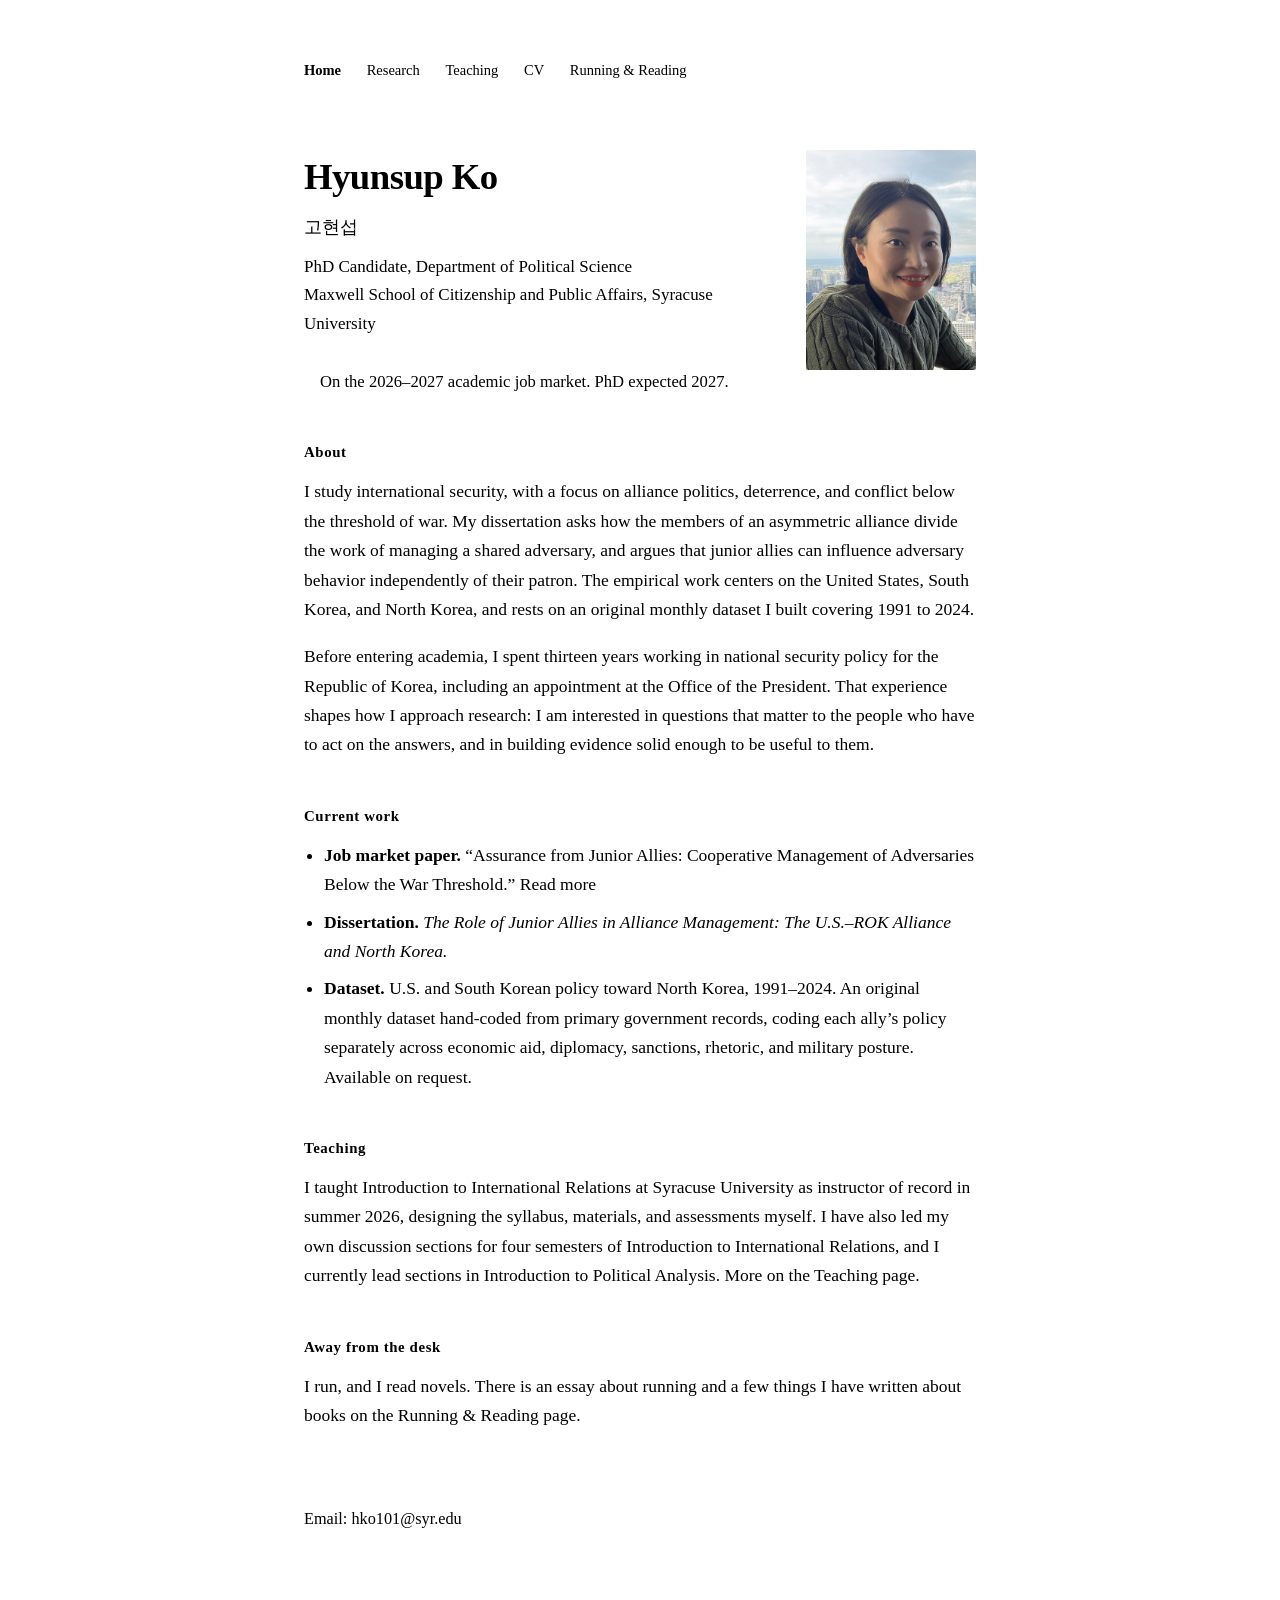
<file: index.html>
<!DOCTYPE html>
<html lang="en">
<head>
<meta charset="utf-8">
<meta name="viewport" content="width=device-width, initial-scale=1">
<title>Hyunsup Ko</title>
<meta name="description" content="Hyunsup Ko, PhD candidate in Political Science at Syracuse University. International security, alliance politics, deterrence, and the Korean Peninsula.">
<link rel="stylesheet" href="style.css">
</head>
<body>

<nav>
  <a href="index.html" class="current">Home</a>
  <a href="research.html">Research</a>
  <a href="teaching.html">Teaching</a>
  <a href="cv.html">CV</a>
  <a href="reading.html">Running &amp; Reading</a>
</nav>

<img class="portrait" src="headshot.jpg" alt="Hyunsup Ko">

<h1>Hyunsup Ko</h1>
<p class="korean-name">고현섭</p>
<p class="affiliation">
  PhD Candidate, Department of Political Science<br>
  Maxwell School of Citizenship and Public Affairs, Syracuse University
</p>

<p class="market">On the 2026&ndash;2027 academic job market. PhD expected 2027.</p>

<h2>About</h2>

<p>
  I study international security, with a focus on alliance politics, deterrence, and
  conflict below the threshold of war. My dissertation asks how the members of an
  asymmetric alliance divide the work of managing a shared adversary, and argues that
  junior allies can influence adversary behavior independently of their patron. The
  empirical work centers on the United States, South Korea, and North Korea, and rests
  on an original monthly dataset I built covering 1991 to 2024.
</p>

<p>
  Before entering academia, I spent thirteen years working in national security policy
  for the Republic of Korea, including an appointment at the Office of the President.
  That experience shapes how I approach research: I am interested in questions that
  matter to the people who have to act on the answers, and in building evidence solid
  enough to be useful to them.
</p>

<h2>Current work</h2>

<ul>
  <li><strong>Job market paper.</strong> &ldquo;Assurance from Junior Allies:
      Cooperative Management of Adversaries Below the War Threshold.&rdquo;
      <a href="research.html">Read more</a></li>
  <li><strong>Dissertation.</strong> <em>The Role of Junior Allies in Alliance
      Management: The U.S.&ndash;ROK Alliance and North Korea.</em></li>
  <li><strong>Dataset.</strong> U.S. and South Korean policy toward North Korea,
      1991&ndash;2024. An original monthly dataset hand-coded from primary government
      records, coding each ally&rsquo;s policy separately across economic aid,
      diplomacy, sanctions, rhetoric, and military posture. Available on request.</li>
</ul>

<h2>Teaching</h2>

<p>
  I taught Introduction to International Relations at Syracuse University as instructor
  of record in summer 2026, designing the syllabus, materials, and assessments myself.
  I have also led my own discussion sections for four semesters of Introduction to
  International Relations, and I currently lead sections in Introduction to Political
  Analysis. More on the <a href="teaching.html">Teaching</a> page.
</p>

<h2>Away from the desk</h2>

<p>
  I run, and I read novels. There is an essay about running and a few things I have
  written about books on the <a href="reading.html">Running &amp; Reading</a> page.
</p>

<footer>
  <p>Email: <a href="mailto:hko101@syr.edu">hko101@syr.edu</a></p>
</footer>

</body>
</html>
</file>
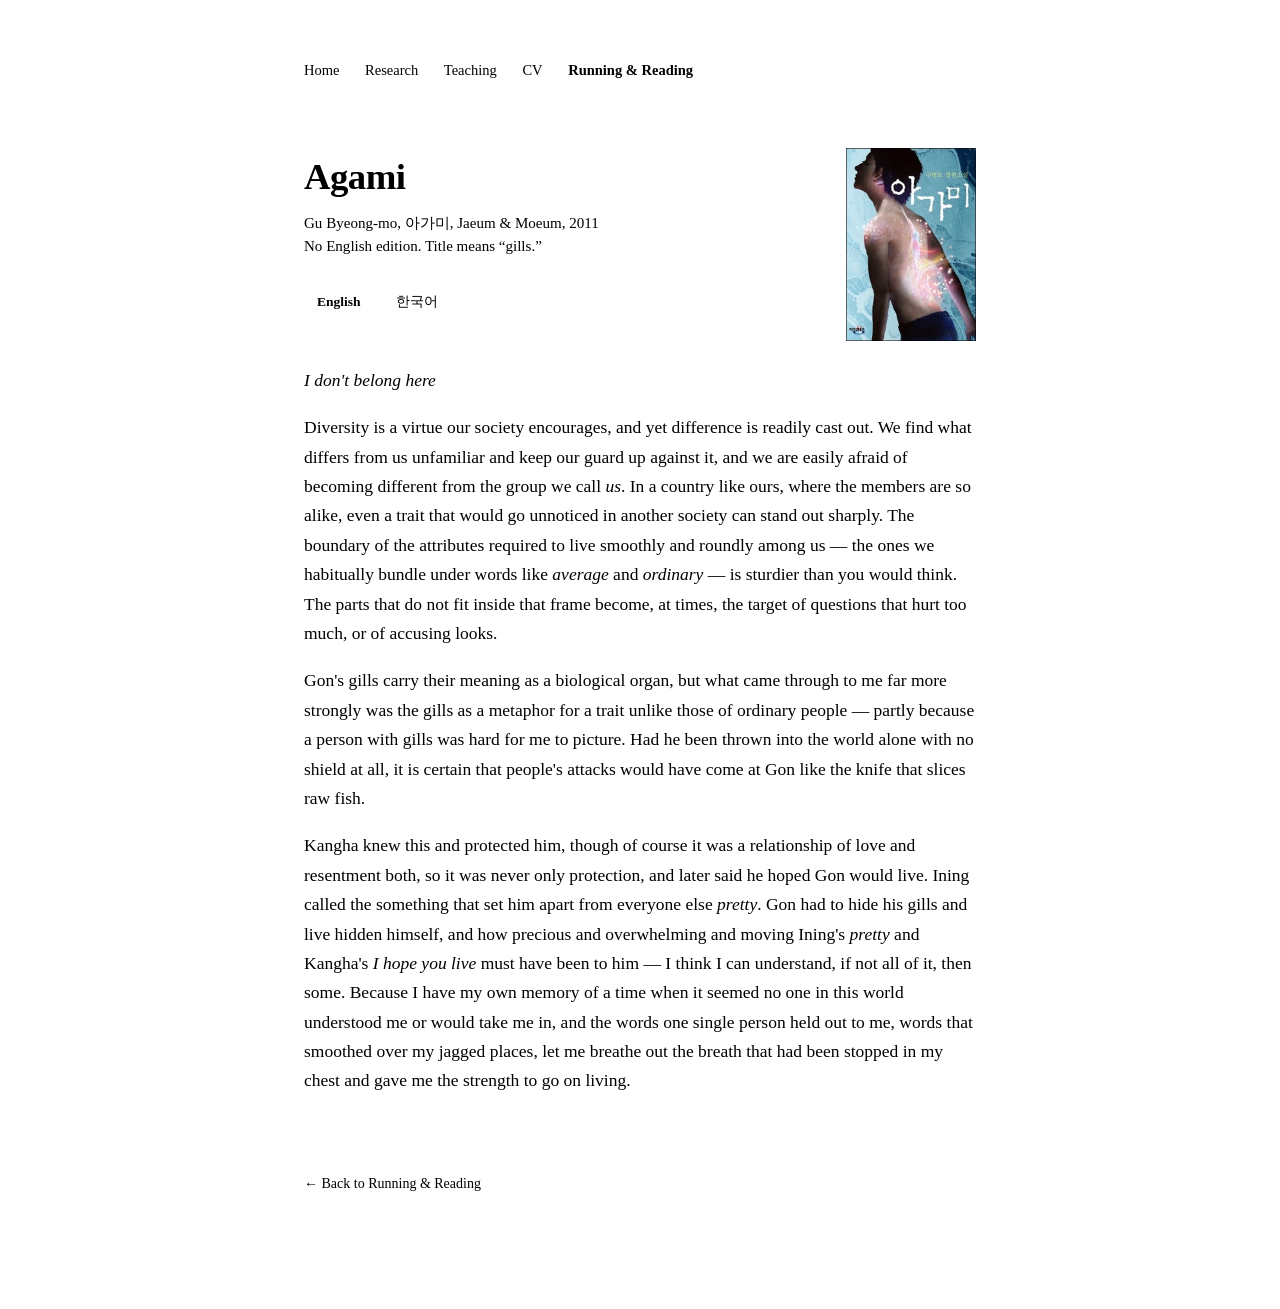
<file: agami.html>
<!DOCTYPE html>
<html lang="en">
<head>
<meta charset="utf-8">
<meta name="viewport" content="width=device-width, initial-scale=1">
<title>Agami — Hyunsup Ko</title>
<link rel="stylesheet" href="style.css">
</head>
<body>

<nav>
  <a href="index.html">Home</a>
  <a href="research.html">Research</a>
  <a href="teaching.html">Teaching</a>
  <a href="cv.html">CV</a>
  <a href="reading.html" class="current">Running &amp; Reading</a>
</nav>

<img class="cover" src="agami.jpg" alt="Cover of Agami">

<div class="review-head">
  <h1>Agami</h1>
  <p class="book">Gu Byeong-mo, 아가미, Jaeum &amp; Moeum, 2011<br>
  No English edition. Title means &ldquo;gills.&rdquo;</p>
</div>

<p class="langswitch">
  <button type="button" data-lang="en" aria-pressed="true">English</button>
  <button type="button" data-lang="ko" aria-pressed="false">한국어</button>
</p>

<div id="en" lang="en">

<p><em>I don't belong here</em></p>

<p>Diversity is a virtue our society encourages, and yet difference is readily cast out. We find what differs from us unfamiliar and keep our guard up against it, and we are easily afraid of becoming different from the group we call <em>us</em>. In a country like ours, where the members are so alike, even a trait that would go unnoticed in another society can stand out sharply. The boundary of the attributes required to live smoothly and roundly among us — the ones we habitually bundle under words like <em>average</em> and <em>ordinary</em> — is sturdier than you would think. The parts that do not fit inside that frame become, at times, the target of questions that hurt too much, or of accusing looks.</p>

<p>Gon's gills carry their meaning as a biological organ, but what came through to me far more strongly was the gills as a metaphor for a trait unlike those of ordinary people — partly because a person with gills was hard for me to picture. Had he been thrown into the world alone with no shield at all, it is certain that people's attacks would have come at Gon like the knife that slices raw fish.</p>

<p>Kangha knew this and protected him, though of course it was a relationship of love and resentment both, so it was never only protection, and later said he hoped Gon would live. Ining called the something that set him apart from everyone else <em>pretty</em>. Gon had to hide his gills and live hidden himself, and how precious and overwhelming and moving Ining's <em>pretty</em> and Kangha's <em>I hope you live</em> must have been to him — I think I can understand, if not all of it, then some. Because I have my own memory of a time when it seemed no one in this world understood me or would take me in, and the words one single person held out to me, words that smoothed over my jagged places, let me breathe out the breath that had been stopped in my chest and gave me the strength to go on living.</p>

</div>

<div id="ko" lang="ko" class="hidden">

<p>아가미: I don't belong here</p>

<p>다양성은 사회에서 장려되는 덕목임에도 불구하고 다름은 곧잘 배척당한다. 나와 다른 것을 낯설어하고 경계하며, 나 또한 ‘우리’라는 무리와 달라지게 되는 것을 두려워하기 쉽다. 특히나 구성원의 동질성이 높은 우리나라에서는 다른 사회에서라면 눈에 띄지 않을 법한 특성마저도 유난히 도드라지기도 한다. ‘평균’, ‘보통’ 이라는 단어로 곧잘 묶여서 표현하는, 우리 사회에서 무리없이 둥글둥글하게 살아가기 위한 속성의 경계는 생각보다 견고하다. 이 ‘평균’의 틀에 들어맞지 않는 부분들은, 때로 너무 아픈 질문이나 비난의 눈초리의 표적이 되곤 한다.</p>

<p>곤의 아가미는 생물학적 기관으로서의 의미도 있겠지만, 내게는 ‘보통 사람들’과는 다른 특성의 메타포로 더 크게 다가왔다. (아가미가 있는 사람을 상상하기가 어려웠기 때문이기도 하고) 아무런 보호막 없이 세상에 덩그러니 던져졌다면, 곤에게는 생선회를 뜨는 회칼과도 같은 사람들의 공격이 가해졌을 것이 분명하다.</p>

<p>그것을 알고 보호해줬던(물론 애증의 관계였으니 마냥 보호만 해준 것은 아니었지만), 나중에는 곤이 꼭 살아줬으면 한다는 소회를 밝힌 강하. 남들과 다른 그 무언가를 ‘예쁘다’고 말해줬던 이녕. 아가미를 숨기고, 몰래 숨어서 살아야만 했던 곤에게 이녕의 ‘예쁘다’는 말과 강하의 ‘살아줬으면 한다’는 말이 얼마나 소중하고 감격스럽고 뭉클하게 다가왔었을지 전부는 아니라고 해도, 어느 정도는 이해할 수 있을 것 같다. 이 세상에서 누구에게도 이해받지 못하고 받아들여지지 못하는 것만 같았을 때, 단 한 사람이 건네준 내 모난 곳을 어루만져주는 단어들 덕분에 꽉 막힌 숨을 토해내고 다시 살아갈 기운을 얻었던 기억이 있으니까.</p>

</div>

<p class="backlink"><a href="reading.html">&larr; Back to Running &amp; Reading</a></p>

<script>
  var buttons = document.querySelectorAll('.langswitch button');
  for (var i = 0; i < buttons.length; i++) {
    buttons[i].addEventListener('click', function () {
      var lang = this.getAttribute('data-lang');
      document.getElementById('en').classList.toggle('hidden', lang !== 'en');
      document.getElementById('ko').classList.toggle('hidden', lang !== 'ko');
      for (var j = 0; j < buttons.length; j++) {
        buttons[j].setAttribute('aria-pressed', buttons[j] === this ? 'true' : 'false');
      }
    });
  }
</script>

</body>
</html>
</file>
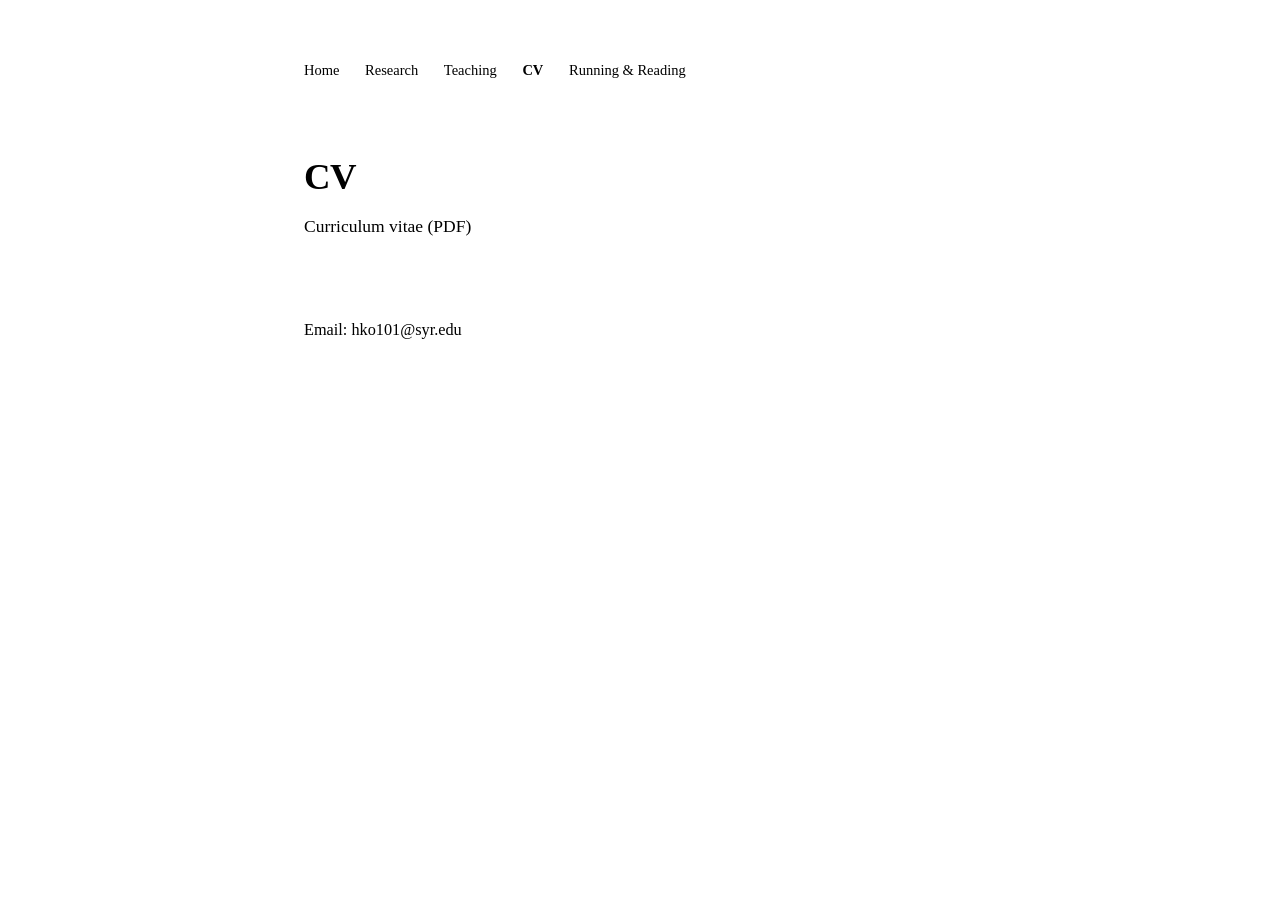
<file: cv.html>
<!DOCTYPE html>
<html lang="en">
<head>
<meta charset="utf-8">
<meta name="viewport" content="width=device-width, initial-scale=1">
<title>CV — Hyunsup Ko</title>
<link rel="stylesheet" href="style.css">
</head>
<body>

<nav>
  <a href="index.html">Home</a>
  <a href="research.html">Research</a>
  <a href="teaching.html">Teaching</a>
  <a href="cv.html" class="current">CV</a>
  <a href="reading.html">Running &amp; Reading</a>
</nav>

<h1>CV</h1>

<p><a href="cv_ko.pdf">Curriculum vitae</a> (PDF)</p>

<footer>
  <p>Email: <a href="mailto:hko101@syr.edu">hko101@syr.edu</a></p>
</footer>

</body>
</html>
</file>
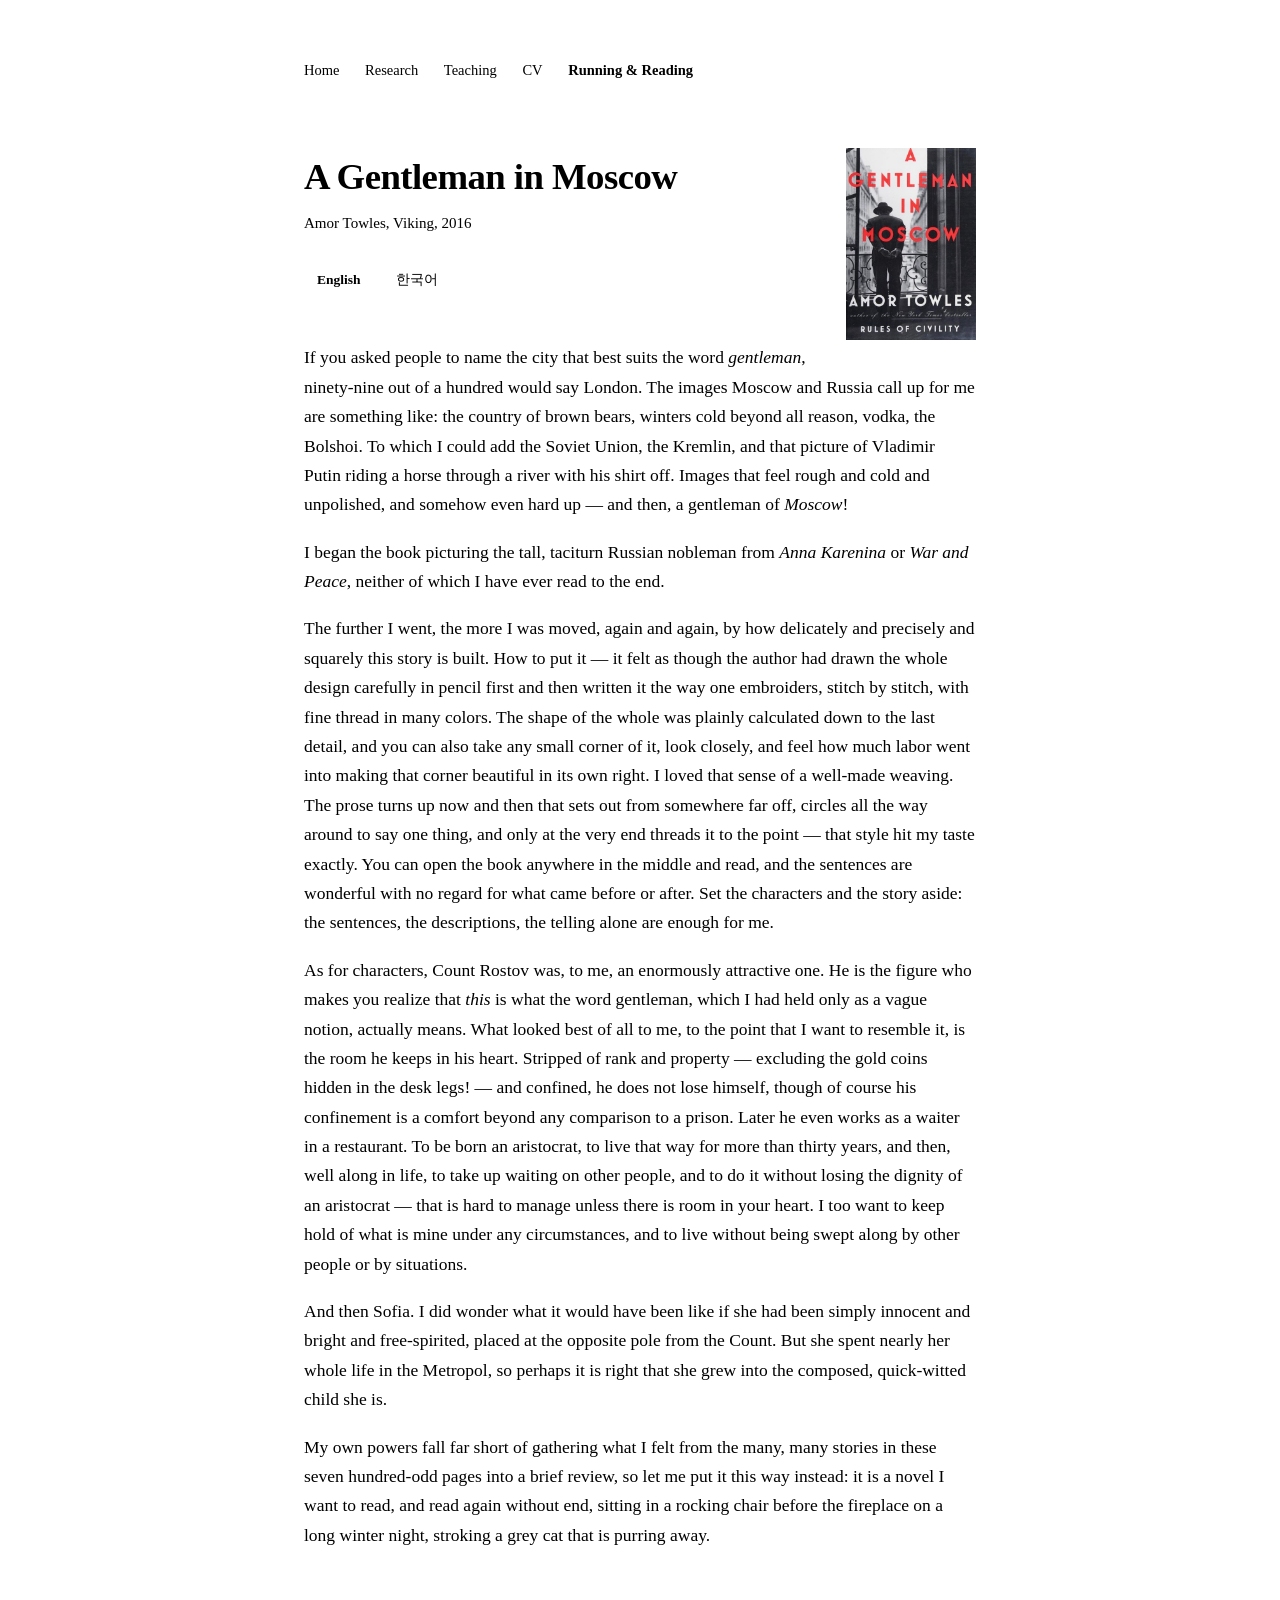
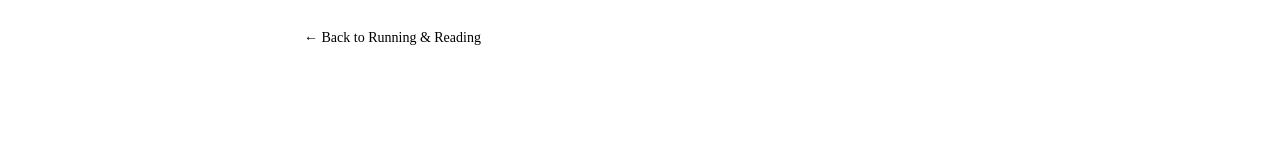
<file: gentleman-in-moscow.html>
<!DOCTYPE html>
<html lang="en">
<head>
<meta charset="utf-8">
<meta name="viewport" content="width=device-width, initial-scale=1">
<title>A Gentleman in Moscow — Hyunsup Ko</title>
<link rel="stylesheet" href="style.css">
</head>
<body>

<nav>
  <a href="index.html">Home</a>
  <a href="research.html">Research</a>
  <a href="teaching.html">Teaching</a>
  <a href="cv.html">CV</a>
  <a href="reading.html" class="current">Running &amp; Reading</a>
</nav>

<img class="cover" src="gentleman-in-moscow.jpg" alt="Cover of A Gentleman in Moscow">

<div class="review-head">
  <h1>A Gentleman in Moscow</h1>
  <p class="book">Amor Towles, Viking, 2016</p>
</div>

<p class="langswitch">
  <button type="button" data-lang="en" aria-pressed="true">English</button>
  <button type="button" data-lang="ko" aria-pressed="false">한국어</button>
</p>

<div id="en" lang="en">

<p>If you asked people to name the city that best suits the word <em>gentleman</em>, ninety-nine out of a hundred would say London. The images Moscow and Russia call up for me are something like: the country of brown bears, winters cold beyond all reason, vodka, the Bolshoi. To which I could add the Soviet Union, the Kremlin, and that picture of Vladimir Putin riding a horse through a river with his shirt off. Images that feel rough and cold and unpolished, and somehow even hard up — and then, a gentleman of <em>Moscow</em>!</p>

<p>I began the book picturing the tall, taciturn Russian nobleman from <em>Anna Karenina</em> or <em>War and Peace</em>, neither of which I have ever read to the end.</p>

<p>The further I went, the more I was moved, again and again, by how delicately and precisely and squarely this story is built. How to put it — it felt as though the author had drawn the whole design carefully in pencil first and then written it the way one embroiders, stitch by stitch, with fine thread in many colors. The shape of the whole was plainly calculated down to the last detail, and you can also take any small corner of it, look closely, and feel how much labor went into making that corner beautiful in its own right. I loved that sense of a well-made weaving. The prose turns up now and then that sets out from somewhere far off, circles all the way around to say one thing, and only at the very end threads it to the point — that style hit my taste exactly. You can open the book anywhere in the middle and read, and the sentences are wonderful with no regard for what came before or after. Set the characters and the story aside: the sentences, the descriptions, the telling alone are enough for me.</p>

<p>As for characters, Count Rostov was, to me, an enormously attractive one. He is the figure who makes you realize that <em>this</em> is what the word gentleman, which I had held only as a vague notion, actually means. What looked best of all to me, to the point that I want to resemble it, is the room he keeps in his heart. Stripped of rank and property — excluding the gold coins hidden in the desk legs! — and confined, he does not lose himself, though of course his confinement is a comfort beyond any comparison to a prison. Later he even works as a waiter in a restaurant. To be born an aristocrat, to live that way for more than thirty years, and then, well along in life, to take up waiting on other people, and to do it without losing the dignity of an aristocrat — that is hard to manage unless there is room in your heart. I too want to keep hold of what is mine under any circumstances, and to live without being swept along by other people or by situations.</p>

<p>And then Sofia. I did wonder what it would have been like if she had been simply innocent and bright and free-spirited, placed at the opposite pole from the Count. But she spent nearly her whole life in the Metropol, so perhaps it is right that she grew into the composed, quick-witted child she is.</p>

<p>My own powers fall far short of gathering what I felt from the many, many stories in these seven hundred-odd pages into a brief review, so let me put it this way instead: it is a novel I want to read, and read again without end, sitting in a rocking chair before the fireplace on a long winter night, stroking a grey cat that is purring away.</p>

</div>

<div id="ko" lang="ko" class="hidden">

<p>신사라는 단어에 가장 어울리는 도시를 꼽으라면 백에 아흔아홉은 런던을 고르지 않을까. 모스크바와 러시아가 내게 불러일으키는 심상은 ‘불곰국’, ‘무진장 추운 겨울’, ‘보드카’, ‘볼쇼이 발레단’ 정도? 거기에 ‘소련’, ‘크렘린’, ‘블라디미르 푸틴이 상의 탈의하고 강물에서 말타는 이미지’까지 추가할 수 있겠다. 뭔가 거칠고 춥고 투박하고 어딘지 모르게 궁핍하다는 느낌까지 주는 이미지들인데, ‘모스크바’의 신사라니!</p>

<p>한 번도 끝까지 읽어본 적은 없는 ‘안나 까레리나’ 혹은 ‘전쟁과 평화’ 속의 키크고 무뚝뚝한 러시아 귀족남자의 이미지를 떠올리며 책을 시작했었다.</p>

<p>페이지를 넘겨갈수록 이 이야기가 얼마나 섬세하고 정교하며 반듯하게 짜여져있는지에 감동을 거듭했다. 뭐랄까, 연필로 밑그림을 꼼꼼하게 그려둔 다음에 가느다란 색색 실로 한 땀 한 땀 자수를 놓듯 써내려간 느낌이었다. 전체의 그림도 철저히 계산해둔 것은 물론이거니와 가까이 들여다 본 작은 구석구석만 떼어놓고 봐도 그 자체로 아름답도록 작가가 많은 공을 들였다는 게 느껴졌다. 이렇게 잘 짜여진 직조물 같은 느낌이 너무 좋았다. 이따금씩 등장하는, 한 가지를 말하기 위해 저 멀리서부터 빙- 에둘러와서 마지막에서야 핵심과 꿰어맞추는 문체도 정말 내 취향을 제대로 저격한 느낌. 책 중간에 아무데나 펼쳐서 읽어도, 앞뒤 맥락과 무관하게 문장들이 너무나도 좋다. 캐릭터와 스토리랑은 별개로 그저 문장, 묘사, 서사만으로도 내게는 충분한 책이다.</p>

<p>캐릭터로 말하자면, 우선 로스토프 백작은 내겐 너무나 매력적인 캐릭터였다. 막연한 개념으로 인식하고 있던 ‘신사’라는 단어가 바로 이런 것이었구나 깨닫게 해주는 인물이다. 그 무엇보다도 좋아보여서 내가 닮고 싶기까지 한 부분은 ‘마음의 여유’. 신분과 재산을 몰수(몰래 감추어 둔 책상 다리의 금화는 제외하고!) 당한 채 갇혀서 살면서도(물론 감옥생활에 비할 수 없이 안락한 공간이지만) 자기자신을 잃지 않는다. 나중엔 식당 웨이터로 일하기까지 하는데, 귀족으로 태어나 30년 넘게 살다가 그것도 나이가 한참 들어서 다른 사람 시중을 드는 일을 한다는 것, 그러면서도 ‘귀족’으로서의 품위를 잃지 않는다는 것은 그의 마음에 여유가 있지 않고서는 어려운 일이다. 나도 그 어떤 상황 아래에서도 늘 ‘나다움’을 간직하고, 타인이나 상황에 휩쓸리지 않은 채 살아가고 싶다.</p>

<p>그리고 소피야. 마냥 천진하고 밝으며 자유분방한 캐릭터로 백작의 대척점에 있는 캐릭터였더라면 어땠을까 싶기도 하다. 하지만 거의 모든 생애를 메트로폴 호텔에서 지냈으니 지금과도 같은 차분하고 명민한 아이로 자라나는게 맞겠다 싶기도 하다.</p>

<p>700페이지가 넘는 이 많고도 많은 이야기들로부터 느낀 점들을 간략한 독후감으로 정리하기에는 내 역량이 너무도 부족하지만, 긴긴 겨울밤 벽난로 앞 흔들 의자에 앉아서 고롱고롱 소리를 내는 회색고양이를 쓰다듬으며 한 없이 읽고 또 읽고 싶은 소설, 이라고 정리해본다.</p>

</div>

<p class="backlink"><a href="reading.html">&larr; Back to Running &amp; Reading</a></p>

<script>
  var buttons = document.querySelectorAll('.langswitch button');
  for (var i = 0; i < buttons.length; i++) {
    buttons[i].addEventListener('click', function () {
      var lang = this.getAttribute('data-lang');
      document.getElementById('en').classList.toggle('hidden', lang !== 'en');
      document.getElementById('ko').classList.toggle('hidden', lang !== 'ko');
      for (var j = 0; j < buttons.length; j++) {
        buttons[j].setAttribute('aria-pressed', buttons[j] === this ? 'true' : 'false');
      }
    });
  }
</script>

</body>
</html>
</file>
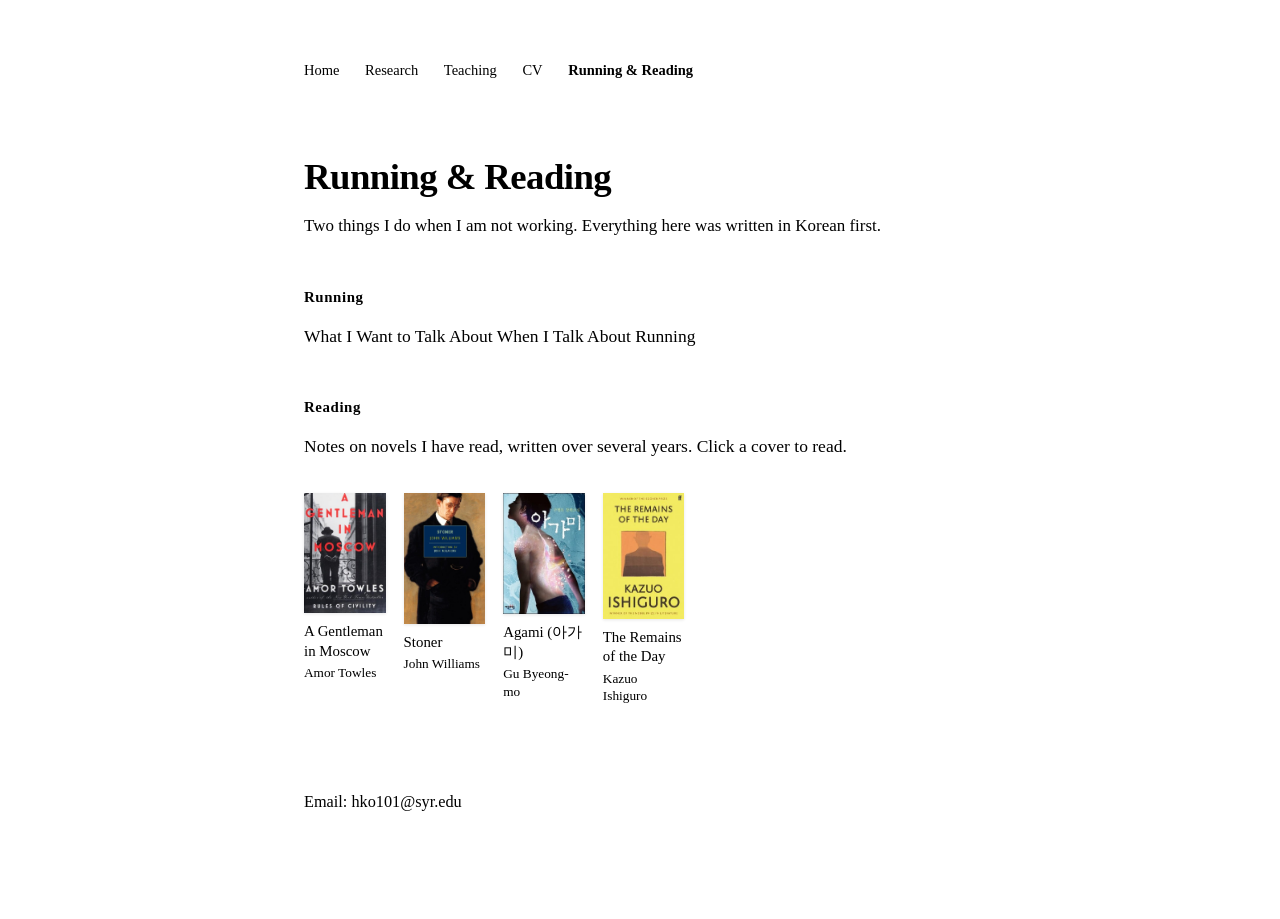
<file: reading.html>
<!DOCTYPE html>
<html lang="en">
<head>
<meta charset="utf-8">
<meta name="viewport" content="width=device-width, initial-scale=1">
<title>Running &amp; Reading — Hyunsup Ko</title>
<link rel="stylesheet" href="style.css">
</head>
<body>

<nav>
  <a href="index.html">Home</a>
  <a href="research.html">Research</a>
  <a href="teaching.html">Teaching</a>
  <a href="cv.html">CV</a>
  <a href="reading.html" class="current">Running &amp; Reading</a>
</nav>

<h1>Running &amp; Reading</h1>

<p class="affiliation">
  Two things I do when I am not working. Everything here was written in Korean first.
</p>

<h2>Running</h2>

<p>
  <a href="running.html">What I Want to Talk About When I Talk About Running</a>
</p>

<h2>Reading</h2>

<p>
  Notes on novels I have read, written over several years. Click a cover to read.
</p>

<ul class="shelf">

  <li>
    <a href="gentleman-in-moscow.html">
      <img src="gentleman-in-moscow.jpg" alt="Cover of A Gentleman in Moscow">
      <span class="title">A Gentleman in Moscow</span>
      <span class="byline">Amor Towles</span>
    </a>
  </li>

  <li>
    <a href="stoner.html">
      <img src="stoner.jpg" alt="Cover of Stoner">
      <span class="title">Stoner</span>
      <span class="byline">John Williams</span>
    </a>
  </li>

  <li>
    <a href="agami.html">
      <img src="agami.jpg" alt="Cover of Agami">
      <span class="title">Agami (아가미)</span>
      <span class="byline">Gu Byeong-mo</span>
    </a>
  </li>

  <li>
    <a href="remains-of-the-day.html">
      <img src="remains-of-the-day.jpg" alt="Cover of The Remains of the Day">
      <span class="title">The Remains of the Day</span>
      <span class="byline">Kazuo Ishiguro</span>
    </a>
  </li>

</ul>

<footer>
  <p>Email: <a href="mailto:hko101@syr.edu">hko101@syr.edu</a></p>
</footer>

</body>
</html>
</file>
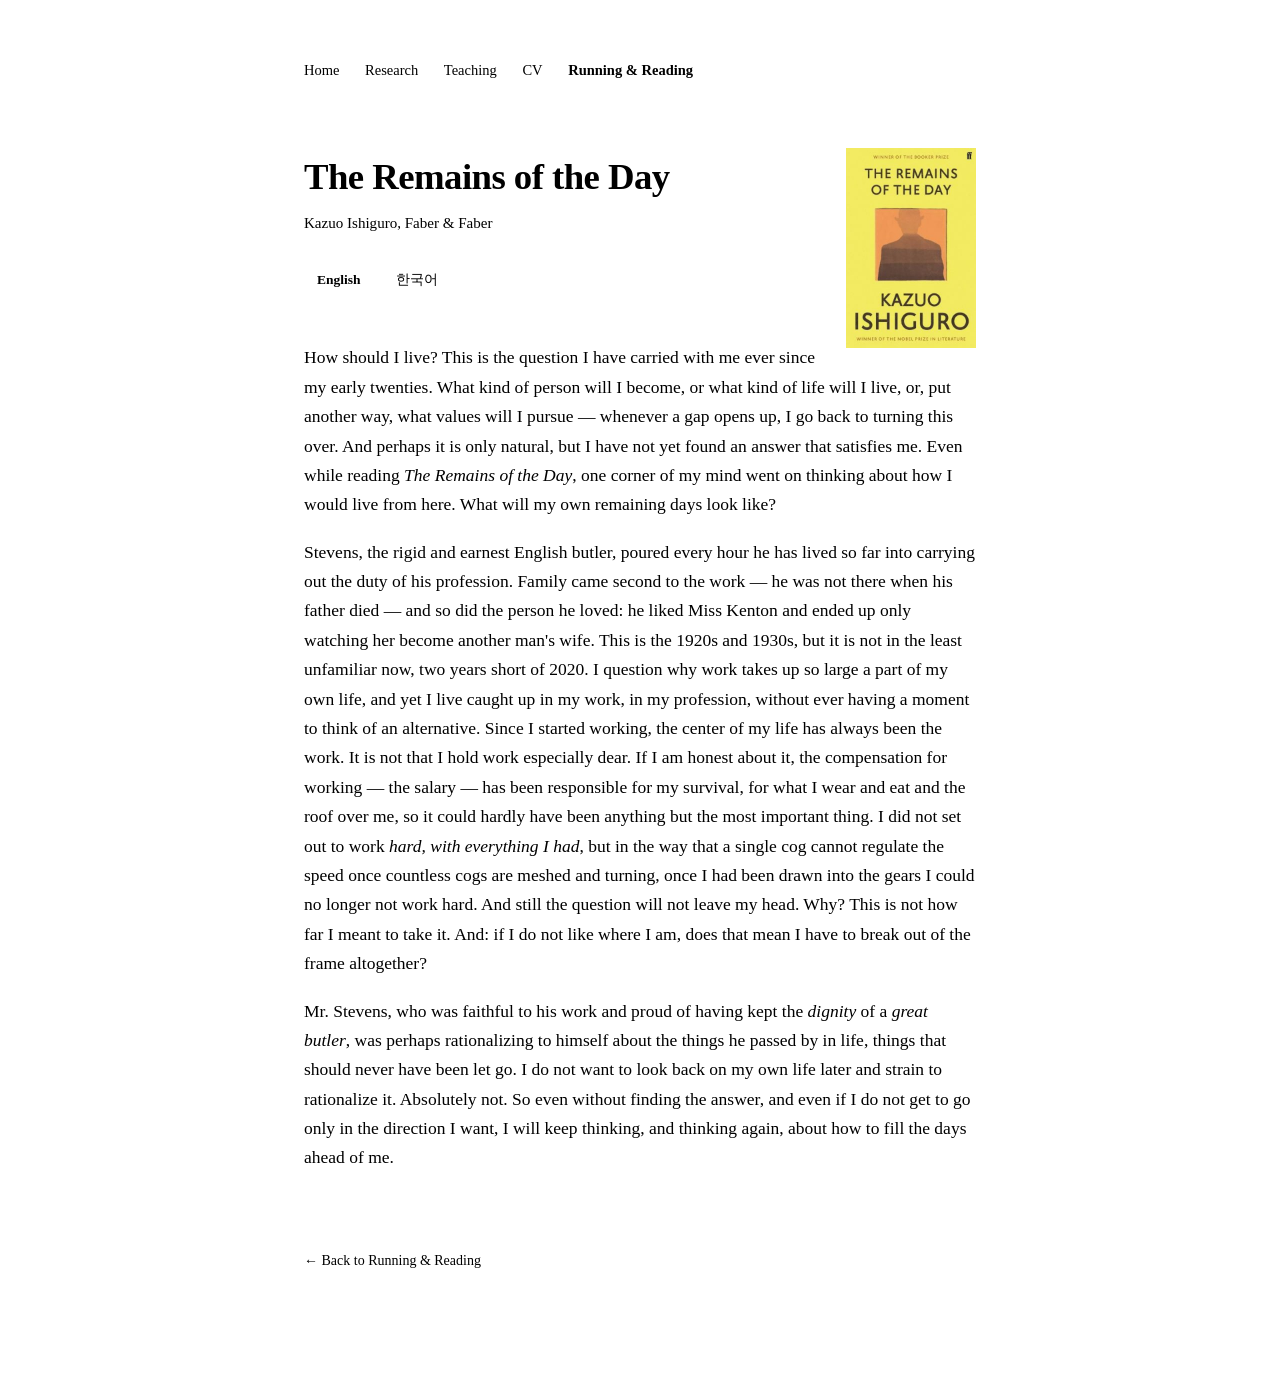
<file: remains-of-the-day.html>
<!DOCTYPE html>
<html lang="en">
<head>
<meta charset="utf-8">
<meta name="viewport" content="width=device-width, initial-scale=1">
<title>The Remains of the Day — Hyunsup Ko</title>
<link rel="stylesheet" href="style.css">
</head>
<body>

<nav>
  <a href="index.html">Home</a>
  <a href="research.html">Research</a>
  <a href="teaching.html">Teaching</a>
  <a href="cv.html">CV</a>
  <a href="reading.html" class="current">Running &amp; Reading</a>
</nav>

<img class="cover" src="remains-of-the-day.jpg" alt="Cover of The Remains of the Day">

<div class="review-head">
  <h1>The Remains of the Day</h1>
  <p class="book">Kazuo Ishiguro, Faber &amp; Faber</p>
</div>

<p class="langswitch">
  <button type="button" data-lang="en" aria-pressed="true">English</button>
  <button type="button" data-lang="ko" aria-pressed="false">한국어</button>
</p>

<div id="en" lang="en">

<p>How should I live? This is the question I have carried with me ever since my early twenties. What kind of person will I become, or what kind of life will I live, or, put another way, what values will I pursue — whenever a gap opens up, I go back to turning this over. And perhaps it is only natural, but I have not yet found an answer that satisfies me. Even while reading <em>The Remains of the Day</em>, one corner of my mind went on thinking about how I would live from here. What will my own remaining days look like?</p>

<p>Stevens, the rigid and earnest English butler, poured every hour he has lived so far into carrying out the duty of his profession. Family came second to the work — he was not there when his father died — and so did the person he loved: he liked Miss Kenton and ended up only watching her become another man's wife. This is the 1920s and 1930s, but it is not in the least unfamiliar now, two years short of 2020. I question why work takes up so large a part of my own life, and yet I live caught up in my work, in my profession, without ever having a moment to think of an alternative. Since I started working, the center of my life has always been the work. It is not that I hold work especially dear. If I am honest about it, the compensation for working — the salary — has been responsible for my survival, for what I wear and eat and the roof over me, so it could hardly have been anything but the most important thing. I did not set out to work <em>hard, with everything I had</em>, but in the way that a single cog cannot regulate the speed once countless cogs are meshed and turning, once I had been drawn into the gears I could no longer not work hard. And still the question will not leave my head. Why? This is not how far I meant to take it. And: if I do not like where I am, does that mean I have to break out of the frame altogether?</p>

<p>Mr. Stevens, who was faithful to his work and proud of having kept the <em>dignity</em> of a <em>great butler</em>, was perhaps rationalizing to himself about the things he passed by in life, things that should never have been let go. I do not want to look back on my own life later and strain to rationalize it. Absolutely not. So even without finding the answer, and even if I do not get to go only in the direction I want, I will keep thinking, and thinking again, about how to fill the days ahead of me.</p>

</div>

<div id="ko" lang="ko" class="hidden">

<p>어떻게 살 것인가. — 이건 20대 초반부터 줄곧 내가 품고 사는 질문이다. 나는 어떤 사람이 될 것인가, 혹은 어떤 삶을 살아갈 것인가, 또 다른 표현으로는 나는 어떤 가치를 추구할 것인가에 대해 틈이 나면 고민에 고민을 거듭하곤 한다. 그리고 어쩌면 당연한 일이겠지만 아직까지는 이 질문에 만족할만한 답을 찾지는 못했다. ‘남아 있는 나날’을 읽으면서도 마음 속 한켠에서는 나는 앞으로 어떻게 살아갈 것인가에 대해 끊임없이 생각했다. — 나의 남아있는 나날은 어떤 모습이 될까?</p>

<p>고지식하고 진지한 영국인 집사 스티븐스는 자신의 직업적 사명을 완수하는 데에 지금까지 살아온 모든 시간을 쏟아부었다. 가족(아버지의 임종을 지켜보지 못했다)도 사랑하는 사람(켄턴 양을 좋아했지만 결국 다른 사람의 부인이 되는 걸 지켜보기만 했다)도 본인의 업무 앞에서는 항상 뒷전이었다. 1920-30년대의 모습이지만 2020년을 2년 앞둔 현재에서도 결코 낯선 모습은 아니다. 나 스스로도 왜 이렇게까지 일이 내 삶의 큰 부분을 차지하는지 의문을 가지면서도 딱히 대안을 생각해볼 새 없이 늘 ‘일-내 직업’에 휘말려 살아가고 있다. 직장생활을 시작하고부터는 내 삶의 중심은 언제나 일이었다. 딱히 내가 일을 너무 소중하게 여겨서 그랬던 것은 아니다. 굳이 따져보면, 일을 한 대가(월급)가 나의 생존(의/식/주)을 책임져주고 있었기에 가장 중요해질 수 밖에 없었던 것 같다. “열심히, 전력을 다해” 일하려던 것은 아니었는데, 마치 무수한 톱니바퀴가 맞물려 돌아갈 때 하나의 톱니바퀴만으로는 속도를 조절하기 어렵듯이, 나도 한번 휘말려들어간 톱니바퀴 속에서는 열심히 일하지 않을 수 없게 되어버렸다. 그래도 뇌리에서 의문은 떠나지 않는다. 왜?? 난 이렇게까지 하려던 것은 아닌데.. 지금이 마음에 들지 않는다면 아예 이 틀에서 이탈을 해야만 하는 것일까? 하고.</p>

<p>일에 충실했던, “위대한 집사”로서의 “품위”를 간직했다고 자랑스러워하던 스티븐스씨는 어쩌면 인생에서 결코 놓쳐선 안될 것들을 지나쳐버린 데에 대한 자기 합리화를 하고있었던 게 아닐까 싶다. 나는 나중에 내 삶을 돌아보며 애써 합리화하고 싶지는 않다, 절대로. 그래서 답은 찾지 못해도, 또 원하는 방향대로만 나아가지는 못해도 끊임없이 앞으로 나의 나날들을 어떻게 채워갈지 생각하고 또 생각할 것이다.</p>

</div>

<p class="backlink"><a href="reading.html">&larr; Back to Running &amp; Reading</a></p>

<script>
  var buttons = document.querySelectorAll('.langswitch button');
  for (var i = 0; i < buttons.length; i++) {
    buttons[i].addEventListener('click', function () {
      var lang = this.getAttribute('data-lang');
      document.getElementById('en').classList.toggle('hidden', lang !== 'en');
      document.getElementById('ko').classList.toggle('hidden', lang !== 'ko');
      for (var j = 0; j < buttons.length; j++) {
        buttons[j].setAttribute('aria-pressed', buttons[j] === this ? 'true' : 'false');
      }
    });
  }
</script>

</body>
</html>
</file>
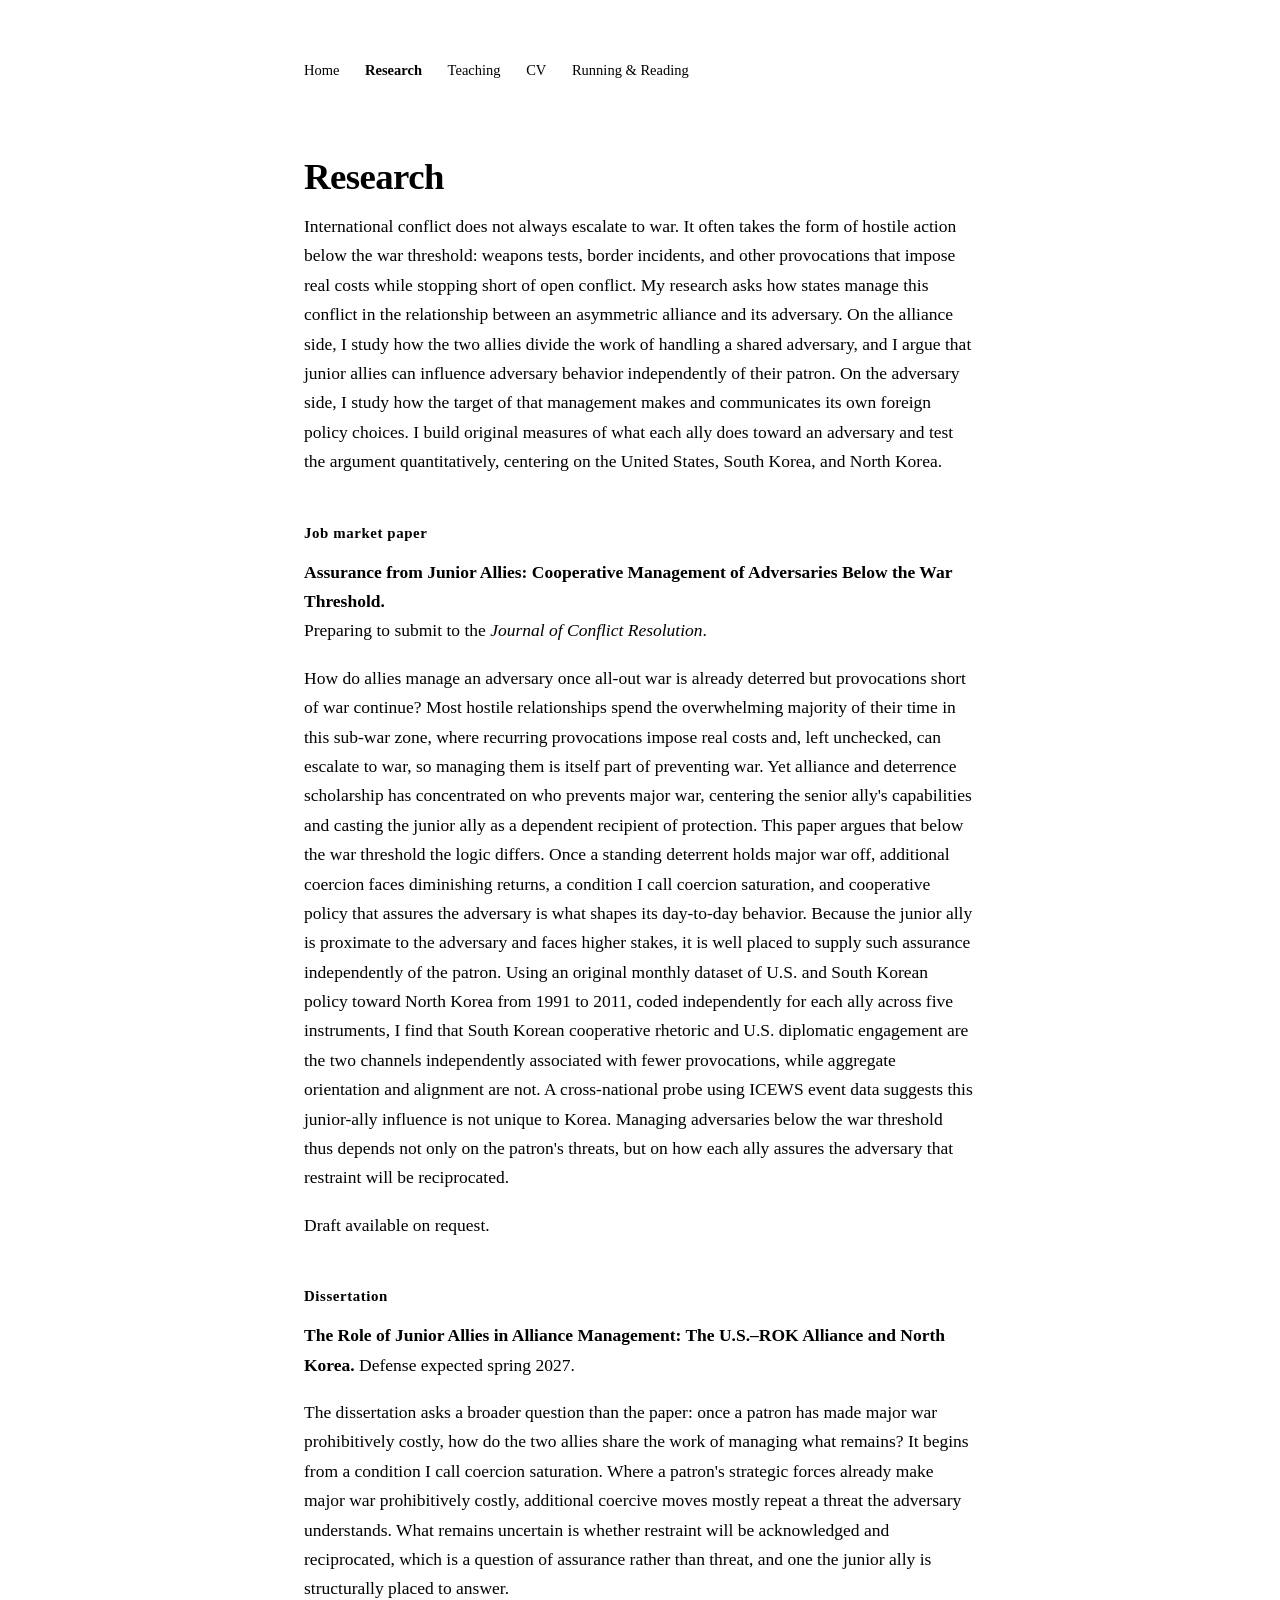
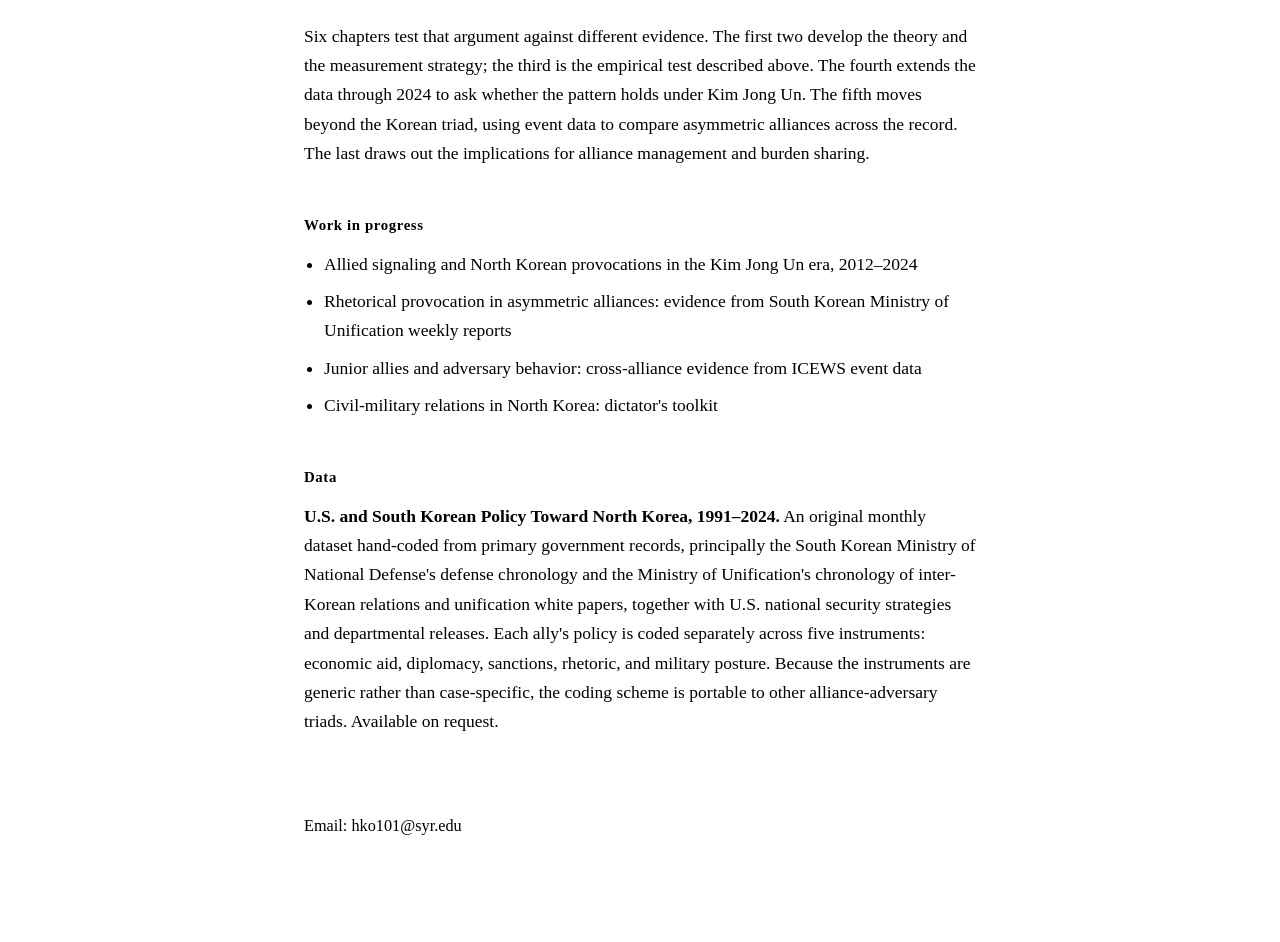
<file: research.html>
<!DOCTYPE html>
<html lang="en">
<head>
<meta charset="utf-8">
<meta name="viewport" content="width=device-width, initial-scale=1">
<title>Research — Hyunsup Ko</title>
<meta name="description" content="Research of Hyunsup Ko: alliance politics, deterrence, and conflict below the threshold of war in the U.S.–South Korea–North Korea triad.">
<link rel="stylesheet" href="style.css">
</head>
<body>

<nav>
  <a href="index.html">Home</a>
  <a href="research.html" class="current">Research</a>
  <a href="teaching.html">Teaching</a>
  <a href="cv.html">CV</a>
  <a href="reading.html">Running &amp; Reading</a>
</nav>

<h1>Research</h1>

<p>
  International conflict does not always escalate to war. It often takes the form of
  hostile action below the war threshold: weapons tests, border incidents, and other
  provocations that impose real costs while stopping short of open conflict. My research
  asks how states manage this conflict in the relationship between an asymmetric alliance
  and its adversary. On the alliance side, I study how the two allies divide the work of
  handling a shared adversary, and I argue that junior allies can influence adversary
  behavior independently of their patron. On the adversary side, I study how the target
  of that management makes and communicates its own foreign policy choices. I build
  original measures of what each ally does toward an adversary and test the argument
  quantitatively, centering on the United States, South Korea, and North Korea.
</p>

<h2>Job market paper</h2>

<p>
  <strong>Assurance from Junior Allies: Cooperative Management of Adversaries Below the
  War Threshold.</strong><br>
  Preparing to submit to the <em>Journal of Conflict Resolution</em>.
</p>

<p>
  How do allies manage an adversary once all-out war is already deterred but
  provocations short of war continue? Most hostile relationships spend the
  overwhelming majority of their time in this sub-war zone, where recurring
  provocations impose real costs and, left unchecked, can escalate to war, so
  managing them is itself part of preventing war. Yet alliance and deterrence
  scholarship has concentrated on who prevents major war, centering the senior
  ally's capabilities and casting the junior ally as a dependent recipient of
  protection. This paper argues that below the war threshold the logic differs.
  Once a standing deterrent holds major war off, additional coercion faces
  diminishing returns, a condition I call coercion saturation, and cooperative
  policy that assures the adversary is what shapes its day-to-day behavior.
  Because the junior ally is proximate to the adversary and faces higher stakes,
  it is well placed to supply such assurance independently of the patron. Using
  an original monthly dataset of U.S. and South Korean policy toward North Korea
  from 1991 to 2011, coded independently for each ally across five instruments, I
  find that South Korean cooperative rhetoric and U.S. diplomatic engagement are
  the two channels independently associated with fewer provocations, while
  aggregate orientation and alignment are not. A cross-national probe using ICEWS
  event data suggests this junior-ally influence is not unique to Korea. Managing
  adversaries below the war threshold thus depends not only on the patron's
  threats, but on how each ally assures the adversary that restraint will be
  reciprocated.
</p>

<p>Draft available on request.</p>

<h2>Dissertation</h2>

<p>
  <strong>The Role of Junior Allies in Alliance Management: The U.S.&ndash;ROK Alliance
  and North Korea.</strong> Defense expected spring 2027.
</p>

<p>
  The dissertation asks a broader question than the paper: once a patron has made major
  war prohibitively costly, how do the two allies share the work of managing what
  remains? It begins from a condition I call coercion saturation. Where a patron's
  strategic forces already make major war prohibitively costly, additional coercive
  moves mostly repeat a threat the adversary understands. What remains uncertain is
  whether restraint will be acknowledged and reciprocated, which is a question of
  assurance rather than threat, and one the junior ally is structurally placed to answer.
</p>

<p>
  Six chapters test that argument against different evidence. The first two develop the
  theory and the measurement strategy; the third is the empirical test described above.
  The fourth extends the data through 2024 to ask whether the pattern holds under Kim
  Jong Un. The fifth moves beyond the Korean triad, using event data to compare
  asymmetric alliances across the record. The last draws out the implications for
  alliance management and burden sharing.
</p>

<h2>Work in progress</h2>

<ul>
  <li>Allied signaling and North Korean provocations in the Kim Jong Un era,
      2012&ndash;2024</li>
  <li>Rhetorical provocation in asymmetric alliances: evidence from South Korean Ministry
      of Unification weekly reports</li>
  <li>Junior allies and adversary behavior: cross-alliance evidence from ICEWS event
      data</li>
  <li>Civil-military relations in North Korea: dictator's toolkit</li>
</ul>

<h2>Data</h2>

<p>
  <strong>U.S. and South Korean Policy Toward North Korea, 1991&ndash;2024.</strong>
  An original monthly dataset hand-coded from primary government records, principally the
  South Korean Ministry of National Defense's defense chronology and the Ministry of
  Unification's chronology of inter-Korean relations and unification white papers,
  together with U.S. national security strategies and departmental releases. Each ally's
  policy is coded separately across five instruments: economic aid, diplomacy, sanctions,
  rhetoric, and military posture. Because the instruments are generic rather than
  case-specific, the coding scheme is portable to other alliance-adversary triads.
  Available on request.
</p>

<footer>
  <p>Email: <a href="mailto:hko101@syr.edu">hko101@syr.edu</a></p>
</footer>

</body>
</html>
</file>
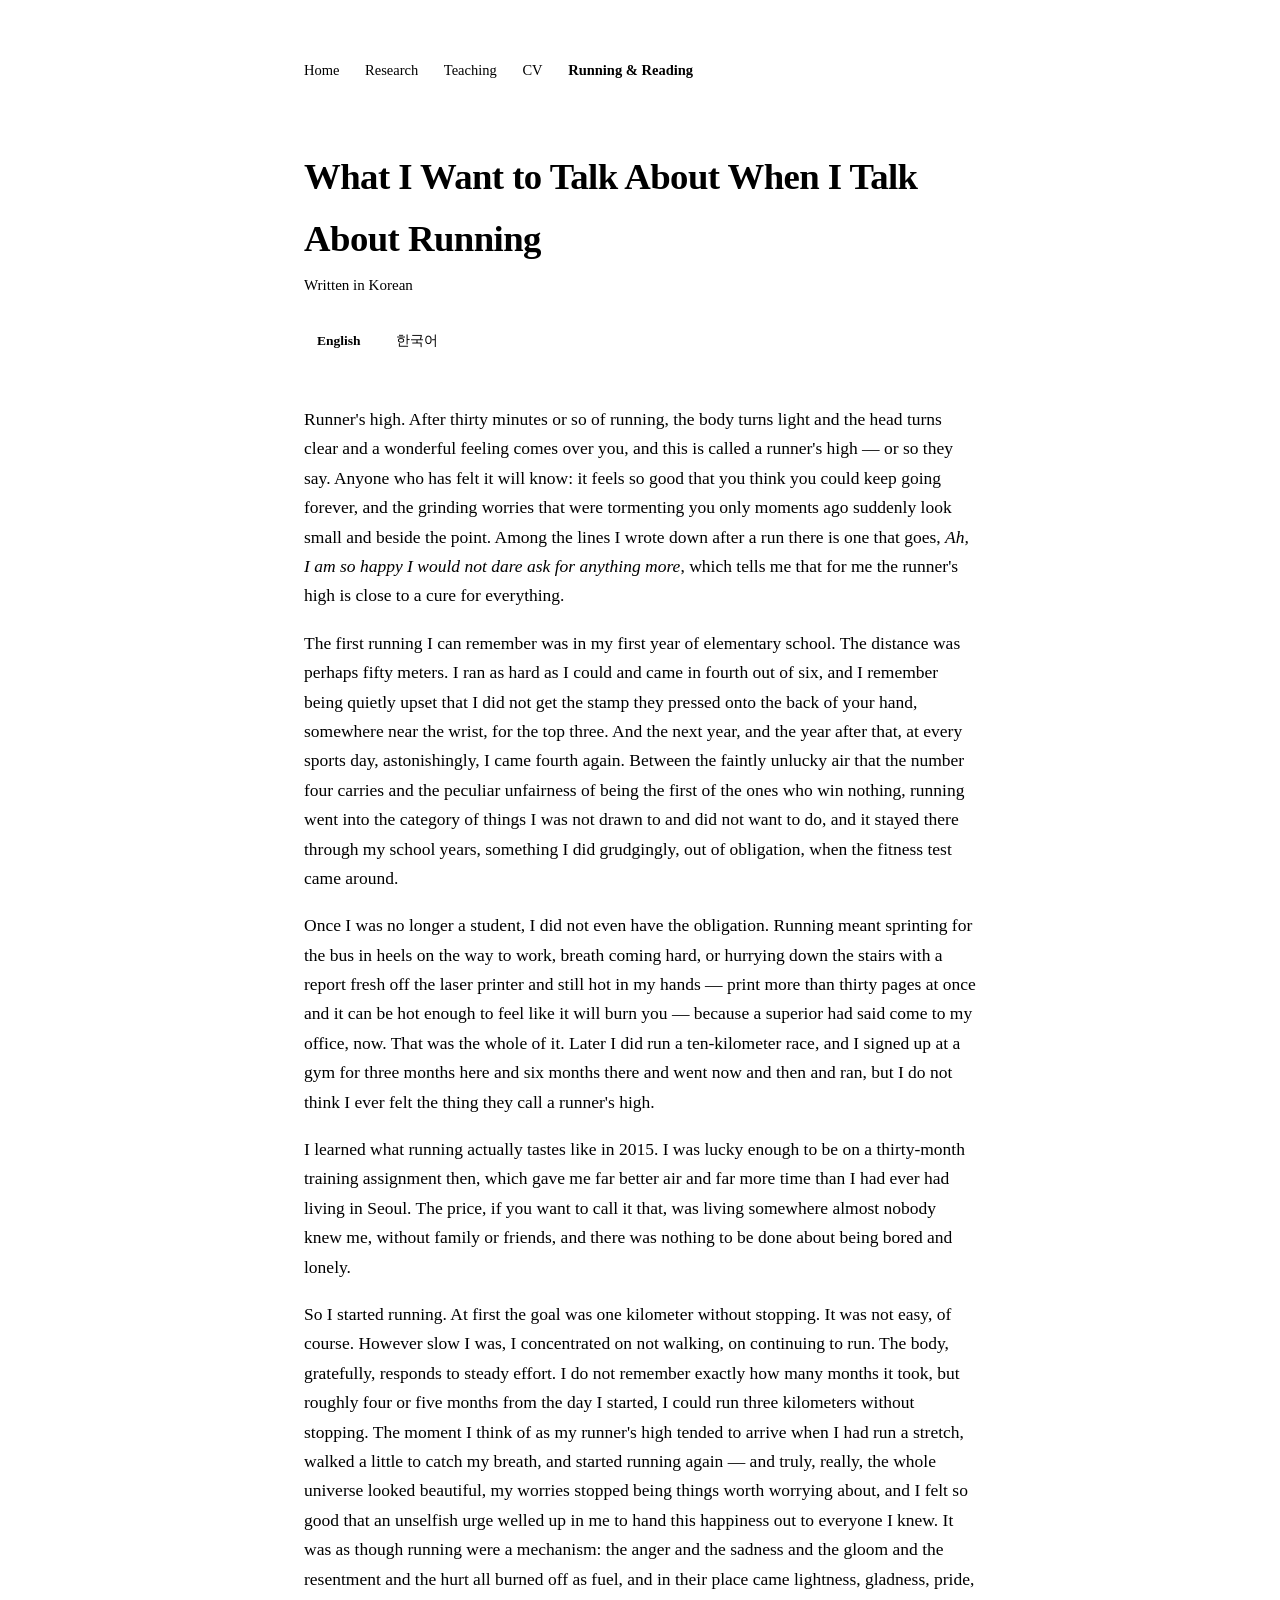
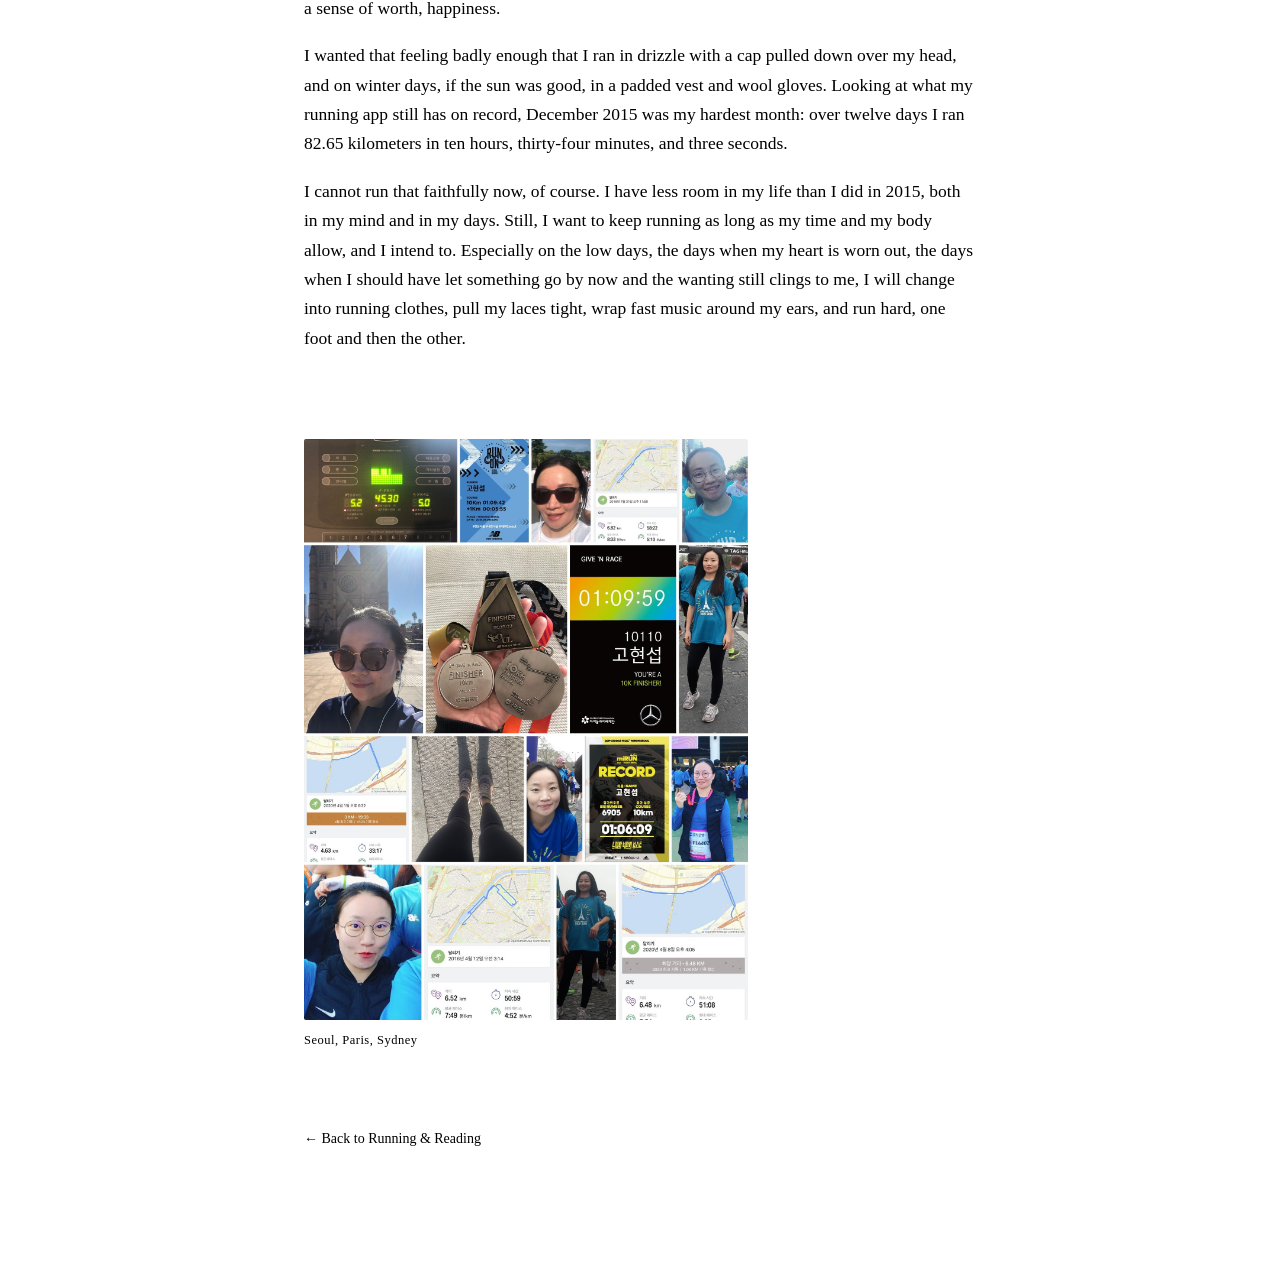
<file: running.html>
<!DOCTYPE html>
<html lang="en">
<head>
<meta charset="utf-8">
<meta name="viewport" content="width=device-width, initial-scale=1">
<title>What I Want to Talk About When I Talk About Running — Hyunsup Ko</title>
<link rel="stylesheet" href="style.css">
</head>
<body>

<nav>
  <a href="index.html">Home</a>
  <a href="research.html">Research</a>
  <a href="teaching.html">Teaching</a>
  <a href="cv.html">CV</a>
  <a href="reading.html" class="current">Running &amp; Reading</a>
</nav>

<div class="review-head">
  <h1>What I Want to Talk About When I Talk About Running</h1>
  <p class="book">Written in Korean</p>
</div>

<p class="langswitch">
  <button type="button" data-lang="en" aria-pressed="true">English</button>
  <button type="button" data-lang="ko" aria-pressed="false">한국어</button>
</p>

<div id="en" lang="en">

<p>Runner's high. After thirty minutes or so of running, the body turns light and the head turns clear and a wonderful feeling comes over you, and this is called a runner's high — or so they say. Anyone who has felt it will know: it feels so good that you think you could keep going forever, and the grinding worries that were tormenting you only moments ago suddenly look small and beside the point. Among the lines I wrote down after a run there is one that goes, <em>Ah, I am so happy I would not dare ask for anything more</em>, which tells me that for me the runner's high is close to a cure for everything.</p>

<p>The first running I can remember was in my first year of elementary school. The distance was perhaps fifty meters. I ran as hard as I could and came in fourth out of six, and I remember being quietly upset that I did not get the stamp they pressed onto the back of your hand, somewhere near the wrist, for the top three. And the next year, and the year after that, at every sports day, astonishingly, I came fourth again. Between the faintly unlucky air that the number four carries and the peculiar unfairness of being the first of the ones who win nothing, running went into the category of things I was not drawn to and did not want to do, and it stayed there through my school years, something I did grudgingly, out of obligation, when the fitness test came around.</p>

<p>Once I was no longer a student, I did not even have the obligation. Running meant sprinting for the bus in heels on the way to work, breath coming hard, or hurrying down the stairs with a report fresh off the laser printer and still hot in my hands — print more than thirty pages at once and it can be hot enough to feel like it will burn you — because a superior had said come to my office, now. That was the whole of it. Later I did run a ten-kilometer race, and I signed up at a gym for three months here and six months there and went now and then and ran, but I do not think I ever felt the thing they call a runner's high.</p>

<p>I learned what running actually tastes like in 2015. I was lucky enough to be on a thirty-month training assignment then, which gave me far better air and far more time than I had ever had living in Seoul. The price, if you want to call it that, was living somewhere almost nobody knew me, without family or friends, and there was nothing to be done about being bored and lonely.</p>

<p>So I started running. At first the goal was one kilometer without stopping. It was not easy, of course. However slow I was, I concentrated on not walking, on continuing to run. The body, gratefully, responds to steady effort. I do not remember exactly how many months it took, but roughly four or five months from the day I started, I could run three kilometers without stopping. The moment I think of as my runner's high tended to arrive when I had run a stretch, walked a little to catch my breath, and started running again — and truly, really, the whole universe looked beautiful, my worries stopped being things worth worrying about, and I felt so good that an unselfish urge welled up in me to hand this happiness out to everyone I knew. It was as though running were a mechanism: the anger and the sadness and the gloom and the resentment and the hurt all burned off as fuel, and in their place came lightness, gladness, pride, a sense of worth, happiness.</p>

<p>I wanted that feeling badly enough that I ran in drizzle with a cap pulled down over my head, and on winter days, if the sun was good, in a padded vest and wool gloves. Looking at what my running app still has on record, December 2015 was my hardest month: over twelve days I ran 82.65 kilometers in ten hours, thirty-four minutes, and three seconds.</p>

<p>I cannot run that faithfully now, of course. I have less room in my life than I did in 2015, both in my mind and in my days. Still, I want to keep running as long as my time and my body allow, and I intend to. Especially on the low days, the days when my heart is worn out, the days when I should have let something go by now and the wanting still clings to me, I will change into running clothes, pull my laces tight, wrap fast music around my ears, and run hard, one foot and then the other.</p>

</div>

<div id="ko" lang="ko" class="hidden">

<p>달리기를 말할 때 내가 하고싶은 이야기</p>

<p>러너스 하이(Runner's high). 30분 이상 달리고 나면 몸이 가벼워지고 머리가 맑아지면서 아주 상쾌한 기분이 드는데, 이것을 ‘러너스 하이’라고 부른다,고 한다. 겪어본 사람은 알겠지만 정말로 너무나 기분이 좋은 나머지 언제까지고 계속 뛰어도 좋을 것만 같으며, 바로 직전까지 나를 괴롭히던 징글징글한 고민들이 새삼 하찮고 별 것 아닌 것으로 보인다. 달리고 나서 내가 적어둔 글귀 중에 ‘아, 감히 무엇을 더 바랄 수 없을 만큼 행복하다’는 문장이 있는 것만 봐도, 이 ‘러너스 하이’가 내게 있어서는 거의 만병통치약이나 다름없는 것 같다.</p>

<p>내가 기억하고 있는 첫 달리기의 순간은 초등학교(그 당시에는 국민학교) 1학년 때였다. 거리는 아마도 50미터쯤이었을 거다. 최선을 다해서 뛰었지만 여섯 명 중 네번째로 들어왔고, 3등에게까지만 손등(이나 손목 부근)에 찍어 주던 도장을 받지 못해서 내심 속상했던 기억이 있다. 그리고 그 다음 해에도, 또 그 다음 해에도 운동회 때마다 나는 놀랍게도 연거푸 4등을 했다! ‘4’라는 숫자가 주는 묘한 불길한 기운과 상을 받지 못하는 꼴찌 중에서 첫 번째라는 왠지 모를 억울함 때문에 학창시절의 나에게 달리기란 ‘별로 끌리지 않고, 하고 싶지 않은 것’으로 분류된 채, 어쩌다 체력장을 해야 할 때면 의무감에서 마지못해 하는 것으로 남아있었다.</p>

<p>더 이상 학생의 신분이 아니게 되었을 때부터는 의무적으로 달려야 할 기회조차 없었다. 출근길에 버스를 놓치지 않으려고 하이힐을 신은 채 가쁜 숨을 몰아쉬며 뛰거나, ‘빨리 내 방으로 오라’는 상사의 지시에 갓 출력하여 뜨거운(30장 이상을 레이저 프린터로 갓 뽑아서 들어보면 가끔은 정말 손을 데일 것처럼 뜨겁다) 보고서를 들고 계단을 뛰어 내려가는 정도가 ‘달리기’의 전부였달까. 그러다가 10km 마라톤에 나가 뛰어보고, 헬스클럽을 3개월이나 6개월쯤 등록해두곤 띄엄띄엄 나가면서 뛰어보기도 했지만, ‘러너스 하이’라는 걸 경험해보진 못했던 것 같다.</p>

<p>내가 달리기의 참 맛을 알게 된 것은 2015년의 일이었다. 그 때 나는 운 좋게도 30개월짜리 장기 교육 파견 중이어서 서울에서 살 때보다 훨씬 좋은 공기와 훨씬 많은 시간을 누릴 수 있었다. 다만 그 대가라고 해야할지, 가족과 친구는 물론이고 나를 아는 사람이 거의 없는 곳에서 지내야했기 때문에 심심하고 외로운 것은 어쩔 도리가 없었다.</p>

<p>그래서 시작한 것이 달리기였다. 처음에는 1km를 쉬지 않고 뛰는 것이 목표였다. 당연히 쉽지 않았다. 속도는 아주 느릴지언정 ‘걷지’ 않고 계속해서 ‘뛰는’ 데에 집중했다. 고맙게도, 사람의 몸은 꾸준한 노력에 반응을 해준다. 몇 개월이 걸렸는지 정확히 기억나지는 않지만 처음 달리기를 시작했을 때로부터 대략 4-5개월 쯤 후에는, 쉬지 않고 3km까지 뛸 수 있게 되었다. 사실 내가 ‘러너스 하이’일 거라고 생각하는 순간은, 한 차례 뛰고 난 뒤 잠시 걸으며 숨을 고르다가 다시 뛰기 시작할 때에 찾아오곤 했는데, 진짜, 정말로, 온 우주가 아름답게 보이고 걱정거리들은 더 이상 걱정할 것이 아닌 게 되며, 이 행복한 마음을 내가 아는 모두에게 나누어주고 싶다는 이타적인 마음이 마구 샘솟을 정도로 기분이 좋았다. 마치 달리기라는 것이, 화나고 슬프고 우울하고 열받고 섭섭한 감정들은 달리기 위한 연료로 태워져버리고, 유쾌하고 기쁘고 뿌듯하고 보람있고 행복한 마음이 생겨나게끔 하는 메커니즘 같았다.</p>

<p>이 행복감을 느끼고 싶어서 부슬비가 내리는 날에도 모자를 뒤집어쓰고 뛰었고, 한 겨울에도 햇볕이 좋으면 패딩 조끼에 털장갑까지 끼고 달리곤 했다. 달리기 어플에 남아있는 기록을 보니, 2015년 12월에 제일 열심히 뛰었는데, 그 한 달 중 12일 동안, 82.65km를 10시간 34분 3초에 달렸다.</p>

<p>물론 요즘은 저렇게 꾸준하게 열심히 뛰지 못한다. 정신적으로나 물리적으로나 2015년만큼 여유롭지 못한 탓이다. 그래도 시간과 내 체력이 허락하는 한 계속해서 뛰고 싶고, 또 그렇게 할 것이다. 특히나 우울한 날, 마음이 지친 날, 이제는 놓아 버릴 때도 되었는데 아직도 미련이 찐득하게 남아있는 날에는, 운동복으로 갈아입고 운동화끈을 바싹 조인 다음, 비트가 빠른 음악을 귀에 감은 채 두 발을 번갈아 내딛으며 열심히 달릴 것이다.</p>

</div>

<figure class="collage">
  <img src="running-collage.jpg"
       alt="Race photographs, finisher medals, record cards, route maps and a treadmill display">
  <figcaption>Seoul, Paris, Sydney</figcaption>
</figure>

<p class="backlink"><a href="reading.html">&larr; Back to Running &amp; Reading</a></p>

<script>
  var buttons = document.querySelectorAll('.langswitch button');
  for (var i = 0; i < buttons.length; i++) {
    buttons[i].addEventListener('click', function () {
      var lang = this.getAttribute('data-lang');
      document.getElementById('en').classList.toggle('hidden', lang !== 'en');
      document.getElementById('ko').classList.toggle('hidden', lang !== 'ko');
      for (var j = 0; j < buttons.length; j++) {
        buttons[j].setAttribute('aria-pressed', buttons[j] === this ? 'true' : 'false');
      }
    });
  }
</script>

</body>
</html>
</file>
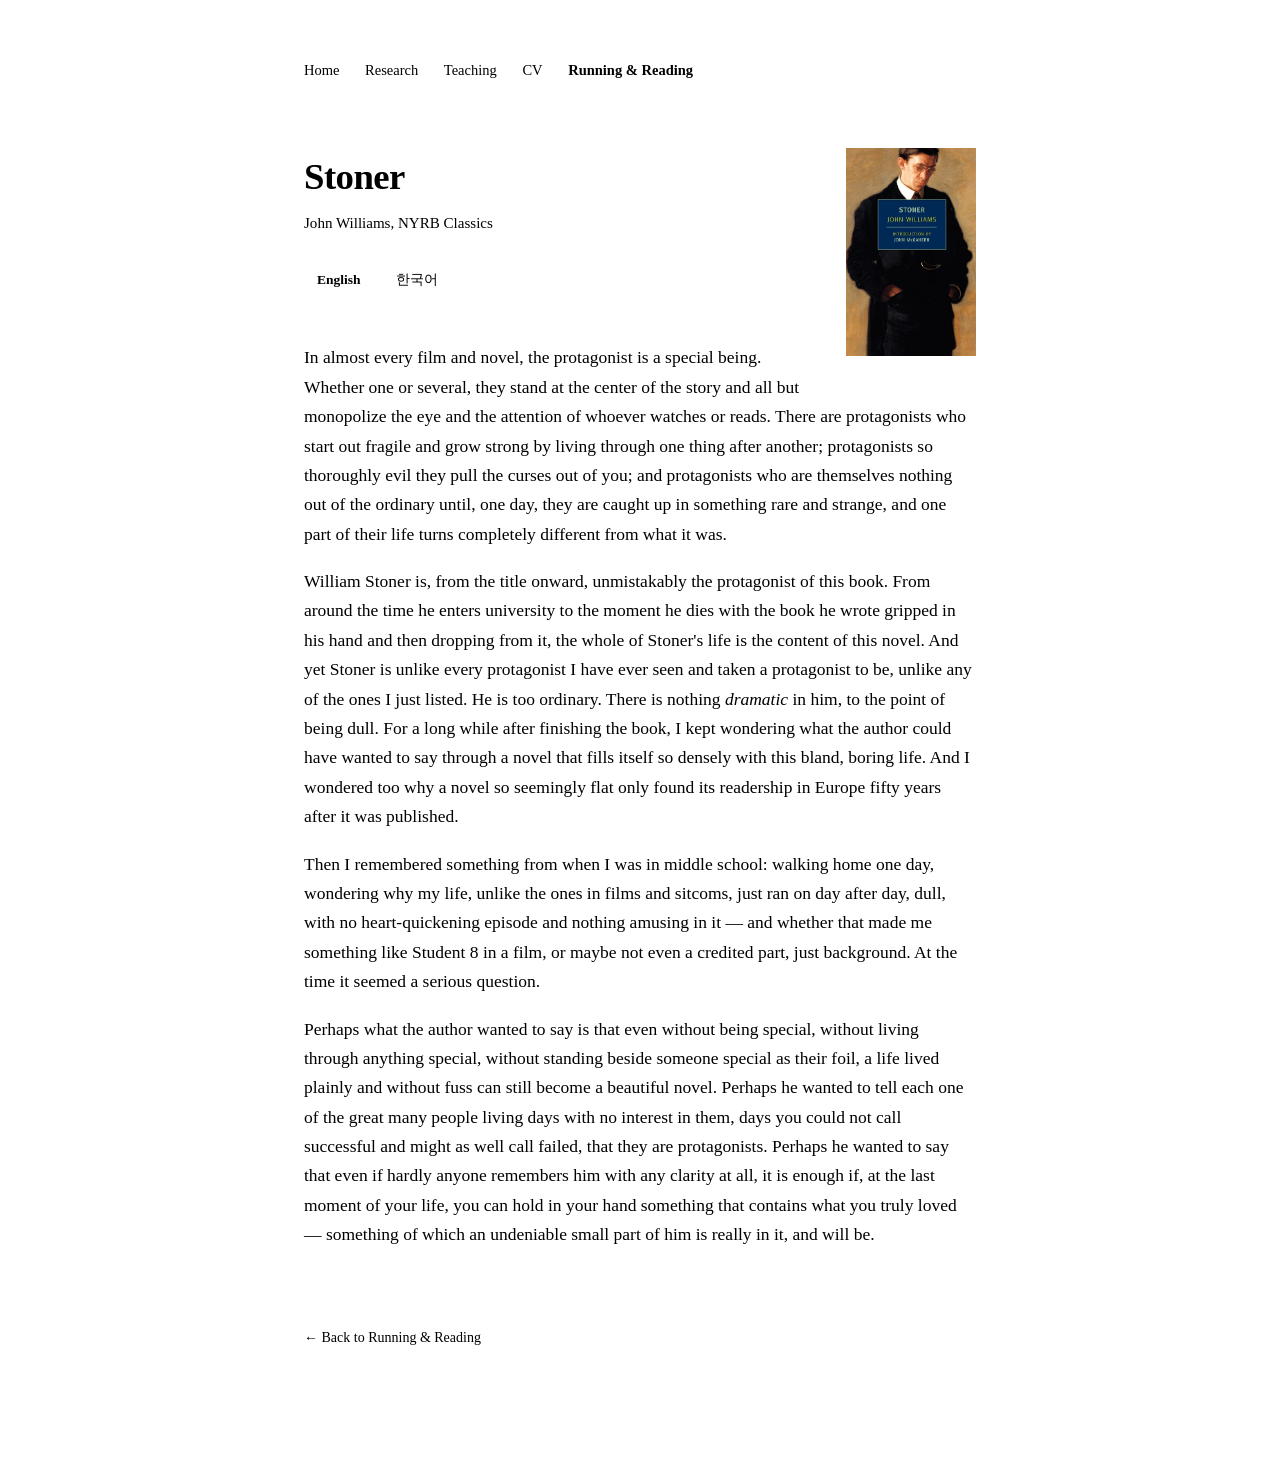
<file: stoner.html>
<!DOCTYPE html>
<html lang="en">
<head>
<meta charset="utf-8">
<meta name="viewport" content="width=device-width, initial-scale=1">
<title>Stoner — Hyunsup Ko</title>
<link rel="stylesheet" href="style.css">
</head>
<body>

<nav>
  <a href="index.html">Home</a>
  <a href="research.html">Research</a>
  <a href="teaching.html">Teaching</a>
  <a href="cv.html">CV</a>
  <a href="reading.html" class="current">Running &amp; Reading</a>
</nav>

<img class="cover" src="stoner.jpg" alt="Cover of Stoner">

<div class="review-head">
  <h1>Stoner</h1>
  <p class="book">John Williams, NYRB Classics</p>
</div>

<p class="langswitch">
  <button type="button" data-lang="en" aria-pressed="true">English</button>
  <button type="button" data-lang="ko" aria-pressed="false">한국어</button>
</p>

<div id="en" lang="en">

<p>In almost every film and novel, the protagonist is a special being. Whether one or several, they stand at the center of the story and all but monopolize the eye and the attention of whoever watches or reads. There are protagonists who start out fragile and grow strong by living through one thing after another; protagonists so thoroughly evil they pull the curses out of you; and protagonists who are themselves nothing out of the ordinary until, one day, they are caught up in something rare and strange, and one part of their life turns completely different from what it was.</p>

<p>William Stoner is, from the title onward, unmistakably the protagonist of this book. From around the time he enters university to the moment he dies with the book he wrote gripped in his hand and then dropping from it, the whole of Stoner's life is the content of this novel. And yet Stoner is unlike every protagonist I have ever seen and taken a protagonist to be, unlike any of the ones I just listed. He is too ordinary. There is nothing <em>dramatic</em> in him, to the point of being dull. For a long while after finishing the book, I kept wondering what the author could have wanted to say through a novel that fills itself so densely with this bland, boring life. And I wondered too why a novel so seemingly flat only found its readership in Europe fifty years after it was published.</p>

<p>Then I remembered something from when I was in middle school: walking home one day, wondering why my life, unlike the ones in films and sitcoms, just ran on day after day, dull, with no heart-quickening episode and nothing amusing in it — and whether that made me something like Student 8 in a film, or maybe not even a credited part, just background. At the time it seemed a serious question.</p>

<p>Perhaps what the author wanted to say is that even without being special, without living through anything special, without standing beside someone special as their foil, a life lived plainly and without fuss can still become a beautiful novel. Perhaps he wanted to tell each one of the great many people living days with no interest in them, days you could not call successful and might as well call failed, that they are protagonists. Perhaps he wanted to say that even if hardly anyone remembers him with any clarity at all, it is enough if, at the last moment of your life, you can hold in your hand something that contains what you truly loved — something of which an undeniable small part of him is really in it, and will be.</p>

</div>

<div id="ko" lang="ko" class="hidden">

<p>거의 모든 영화나 소설에서 주인공은 특별한 존재이다. 한명이든 여럿이 되었든 이야기의 중심이 되어 그 혹은 그들을 지켜보는 관람자나 독자의 시선과 관심을 독점하다시피 한다. 초반에는 유약했을지언정 이런 저런 사건을 겪어내며 강인하게 자라나는 주인공도 있고, 욕이 저절로 나올 만큼 악하기 그지없는 주인공도 있고, 주인공 그 자체는 유별날 것 없는 평범한 성정을 지녔지만, 어느 날 흔히 볼 수 없는 독특한 일에 휘말려 그의 삶의 한 부분이 이전과는 완전히 달라지는 주인공도 있다.</p>

<p>윌리엄 스토너는 제목에서부터 당당히 이 책의 주인공이다. 대학에 입학할 즈음부터 그가 쓴 책을 꼭 잡고 있다가 떨어트리며 죽음을 맞이하는 순간까지, 스토너의 인생 전부가 이 소설의 내용이다. 그런데 스토너는 지금까지 내가 봤고 주인공은 이러이러한 것이라고 생각했던, 즉 바로 앞에서 내가 열거한 어느 주인공과도 다르다. 너무 평범하다. 어쩌면 심심할 정도로 ‘극적인’ 부분이 없다. 책을 읽고나서 한참을, 대체 작가는 이 무난하고 지루한 스토너의 인생을 빼곡히 그려낸 소설을 통해 하고 싶은 이야기가 무엇이었을까 고민했다. 그리고 일견 밋밋해 보이는 이 소설이 출간된지 50년이 지난 후에야 유럽에서 인기를 얻게 된 것은 무슨 이유에서였을지도 궁금했다.</p>

<p>그러다가 내가 중학생이었을 때, 하굣길에 문득 내 인생은 왜 영화나 시트콤에서처럼 가슴뛰는 에피소드나 재밌는 일도 없이 지루하게 매일매일 흘러가기만 하는 걸까, 그럼 나는 영화 속 ‘학생 8’쯤에 해당하는, 아니 어쩌면 배역조차 없을 그냥 배경에 불과한 존재인 걸까 그 당시에는 나름 심각했던 고민이 떠올랐다.</p>

<p>특별하지 않아도, 특별한 사건을 겪지 않았어도, 특별한 누군가의 곁에 있으면서 그의 대조자 역할을 하지 않더라도, 평범하고 묵묵히 살아온 인생도 이렇게 한 편의 아름다운 소설이 될 수 있다고 작가는 말하고 싶었던 것이 아니었을까. 성공했다고 말할 수 없고 오히려 실패했다고 말해도 좋을, 재미라고는 없는 매일을 살고 있는 대다수의 사람들 하나하나가 주인공이라고 말해주고 싶었던 것일까. ‘그를 조금이라도 선명하게 기억하는 사람은 거의 없’을지라도, 생의 마지막 순간에 ‘부정할 수 없는 그의 작은 일부가 정말로 그 안에 있으며, 앞으로도 있을 것’인 자신이 진심으로 좋아한 무언가가 담긴 것을 손에 쥐고 있을 수 있다면 그것만으로도 충분한 것이라고 이야기하고 싶었던 것일까.</p>

</div>

<p class="backlink"><a href="reading.html">&larr; Back to Running &amp; Reading</a></p>

<script>
  var buttons = document.querySelectorAll('.langswitch button');
  for (var i = 0; i < buttons.length; i++) {
    buttons[i].addEventListener('click', function () {
      var lang = this.getAttribute('data-lang');
      document.getElementById('en').classList.toggle('hidden', lang !== 'en');
      document.getElementById('ko').classList.toggle('hidden', lang !== 'ko');
      for (var j = 0; j < buttons.length; j++) {
        buttons[j].setAttribute('aria-pressed', buttons[j] === this ? 'true' : 'false');
      }
    });
  }
</script>

</body>
</html>
</file>
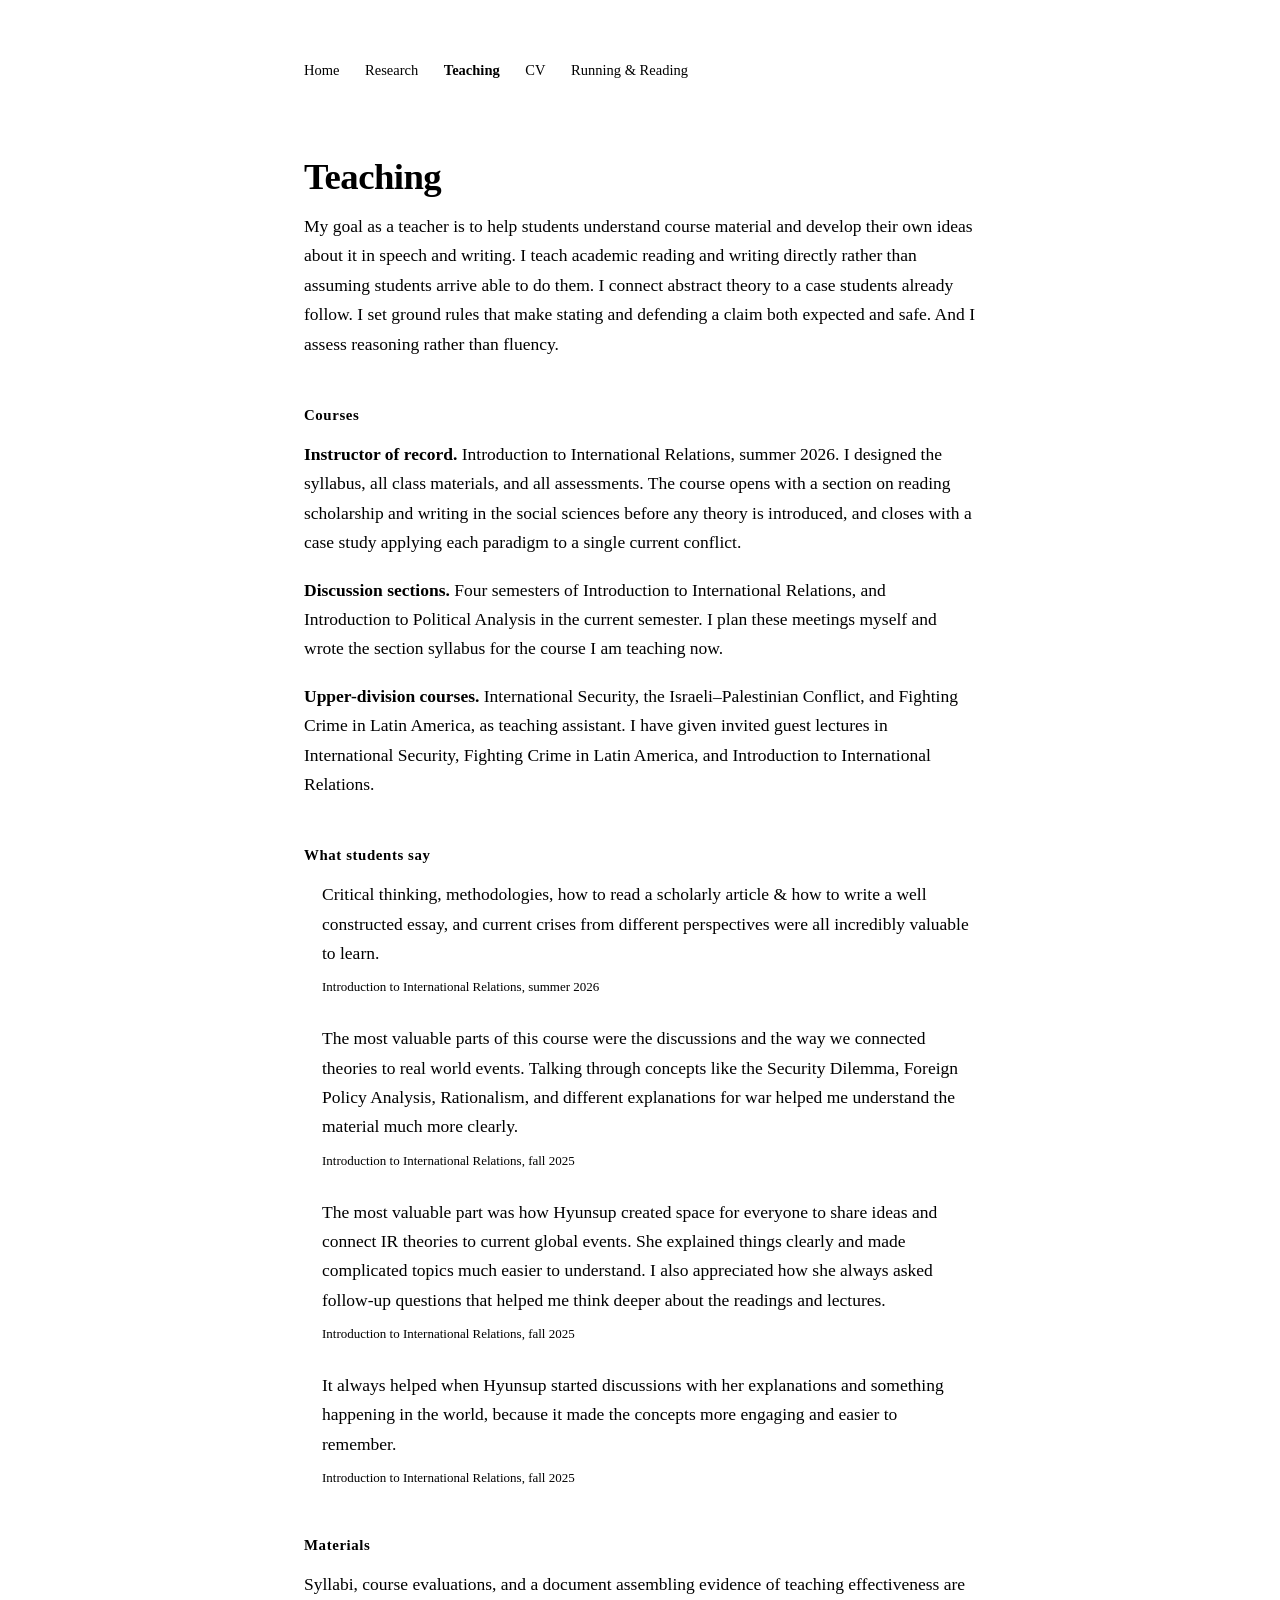
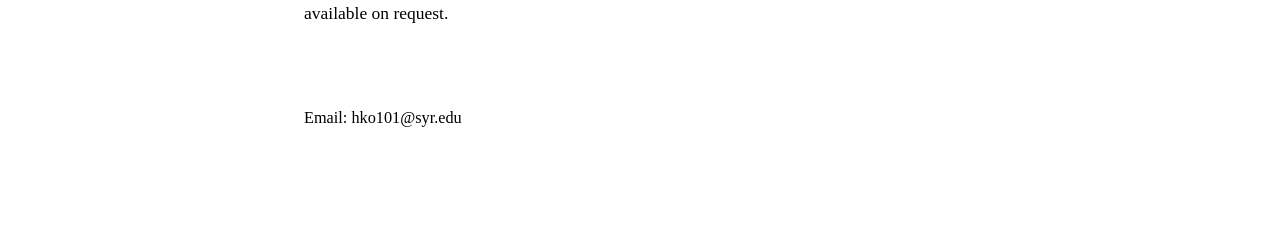
<file: teaching.html>
<!DOCTYPE html>
<html lang="en">
<head>
<meta charset="utf-8">
<meta name="viewport" content="width=device-width, initial-scale=1">
<title>Teaching — Hyunsup Ko</title>
<meta name="description" content="Teaching of Hyunsup Ko: international relations, international security, and political analysis at Syracuse University.">
<link rel="stylesheet" href="style.css">
</head>
<body>

<nav>
  <a href="index.html">Home</a>
  <a href="research.html">Research</a>
  <a href="teaching.html" class="current">Teaching</a>
  <a href="cv.html">CV</a>
  <a href="reading.html">Running &amp; Reading</a>
</nav>

<h1>Teaching</h1>

<p>
  My goal as a teacher is to help students understand course material and develop their
  own ideas about it in speech and writing. I teach academic reading and writing
  directly rather than assuming students arrive able to do them. I connect abstract
  theory to a case students already follow. I set ground rules that make stating and
  defending a claim both expected and safe. And I assess reasoning rather than fluency.
</p>

<h2>Courses</h2>

<p>
  <strong>Instructor of record.</strong> Introduction to International Relations,
  summer 2026. I designed the syllabus, all class materials, and all assessments. The
  course opens with a section on reading scholarship and writing in the social sciences
  before any theory is introduced, and closes with a case study applying each paradigm
  to a single current conflict.
</p>

<p>
  <strong>Discussion sections.</strong> Four semesters of Introduction to International
  Relations, and Introduction to Political Analysis in the current semester. I plan these
  meetings myself and wrote the section syllabus for the course I am teaching now.
</p>

<p>
  <strong>Upper-division courses.</strong> International Security, the
  Israeli&ndash;Palestinian Conflict, and Fighting Crime in Latin America, as teaching
  assistant. I have given invited guest lectures in International Security, Fighting
  Crime in Latin America, and Introduction to International Relations.
</p>

<h2>What students say</h2>

<blockquote>
  <p>
    Critical thinking, methodologies, how to read a scholarly article &amp; how to write
    a well constructed essay, and current crises from different perspectives were all
    incredibly valuable to learn.
  </p>
  <p class="attribution">Introduction to International Relations, summer 2026</p>
</blockquote>

<blockquote>
  <p>
    The most valuable parts of this course were the discussions and the way we connected
    theories to real world events. Talking through concepts like the Security Dilemma,
    Foreign Policy Analysis, Rationalism, and different explanations for war helped me
    understand the material much more clearly.
  </p>
  <p class="attribution">Introduction to International Relations, fall 2025</p>
</blockquote>

<blockquote>
  <p>
    The most valuable part was how Hyunsup created space for everyone to share ideas and
    connect IR theories to current global events. She explained things clearly and made
    complicated topics much easier to understand. I also appreciated how she always asked
    follow-up questions that helped me think deeper about the readings and lectures.
  </p>
  <p class="attribution">Introduction to International Relations, fall 2025</p>
</blockquote>

<blockquote>
  <p>
    It always helped when Hyunsup started discussions with her explanations and something
    happening in the world, because it made the concepts more engaging and easier to
    remember.
  </p>
  <p class="attribution">Introduction to International Relations, fall 2025</p>
</blockquote>

<h2>Materials</h2>

<p>
  Syllabi, course evaluations, and a document assembling evidence of teaching
  effectiveness are available on request.
</p>

<footer>
  <p>Email: <a href="mailto:hko101@syr.edu">hko101@syr.edu</a></p>
</footer>

</body>
</html>
</file>
<file: style.css>
```css
/* ---------------------------------------------------------------
   Hyunsup Ko — site styles
   One file, shared by every page. Edit here to change all pages.
   --------------------------------------------------------------- */

:root {
  --ink:    #1b1b1b;
  --muted:  #6a6a6a;
  --faint:  #9a9a9a;
  --rule:   #e4e2dd;
  --link:   #1d5c54;
  --paper:  #ffffff;
  --serif:  "Iowan Old Style", "Palatino Linotype", Palatino, "Book Antiqua", Georgia, serif;
  --sans:   -apple-system, BlinkMacSystemFont, "Segoe UI", "Helvetica Neue", Arial, sans-serif;
}

* { box-sizing: border-box; }

html { -webkit-text-size-adjust: 100%; }

body {
  max-width: 720px;
  margin: 0 auto;
  padding: 56px 24px 96px;
  background: var(--paper);
  color: var(--ink);
  font-family: var(--serif);
  font-size: 17.5px;
  line-height: 1.68;
}

a { color: var(--link); text-decoration: none; }
a:hover { text-decoration: underline; }
a:focus-visible { outline: 2px solid var(--link); outline-offset: 3px; }

/* ---------- navigation ---------- */

nav {
  margin-bottom: 48px;
  padding-bottom: 14px;
  border-bottom: 1px solid var(--rule);
  font-family: var(--sans);
  font-size: 14.5px;
}
nav a {
  margin-right: 22px;
  color: var(--muted);
  display: inline-block;
  padding: 2px 0;
}
nav a:hover { color: var(--ink); text-decoration: none; }
nav a.current { color: var(--ink); font-weight: 600; }

/* ---------- headings ---------- */

h1 {
  font-size: 2.1em;
  margin: 0 0 4px;
  letter-spacing: -0.015em;
  font-weight: 600;
}

h2 {
  font-family: var(--sans);
  font-size: 0.85em;
  letter-spacing: 0.04em;
  color: var(--muted);
  margin: 44px 0 12px;
  font-weight: 600;
}

p { margin: 0 0 18px; }
ul { margin: 0 0 18px; padding-left: 20px; }
li { margin-bottom: 8px; }

/* ---------- home page ---------- */

.portrait {
  float: right;
  width: 170px;
  margin: 4px 0 20px 28px;
  border-radius: 2px;
}

.korean-name { color: var(--muted); font-size: 1.05em; margin: 0 0 10px; }

.affiliation { color: var(--muted); margin: 0 0 30px; font-size: 0.97em; }

.market {
  border-left: 2px solid var(--rule);
  padding-left: 16px;
  margin: 0 0 34px;
  color: var(--muted);
  font-size: 0.95em;
}

/* ---------- student comments ---------- */

blockquote {
  margin: 0 0 26px;
  padding-left: 18px;
  border-left: 2px solid var(--rule);
}

blockquote p { margin: 0 0 8px; }

blockquote .attribution {
  font-family: var(--sans);
  font-size: 13px;
  color: var(--faint);
  margin: 0;
}

/* ---------- reading page: the shelf ---------- */

.shelf {
  display: grid;
  grid-template-columns: repeat(auto-fill, minmax(72px, 1fr));
  gap: 24px 18px;
  max-width: 480px;
  margin: 32px 0 0;
  padding: 0;
  list-style: none;
}

.shelf a { display: block; color: inherit; }
.shelf a:hover { text-decoration: none; }

.shelf img {
  width: 100%;
  height: auto;
  display: block;
  border: 1px solid var(--rule);
  box-shadow: 0 1px 3px rgba(0,0,0,0.10);
}

.shelf a:hover img { box-shadow: 0 2px 10px rgba(0,0,0,0.18); }

.shelf .title {
  display: block;
  margin-top: 9px;
  font-size: 0.85em;
  line-height: 1.3;
}
.shelf a:hover .title { text-decoration: underline; }

.shelf .byline {
  display: block;
  color: var(--muted);
  font-size: 0.76em;
  line-height: 1.35;
  margin-top: 3px;
}

/* ---------- review pages ---------- */

.review-head { margin-bottom: 30px; }

.review-head .book {
  font-family: var(--sans);
  font-size: 0.86em;
  color: var(--muted);
  margin: 0 0 20px;
  line-height: 1.5;
}

.cover {
  float: right;
  width: 130px;
  margin: 2px 0 18px 26px;
  border: 1px solid var(--rule);
}

/* language switch */

.langswitch {
  font-family: var(--sans);
  font-size: 13.5px;
  margin: 0 0 28px;
  padding-bottom: 20px;
  border-bottom: 1px solid var(--rule);
  clear: none;
}
.langswitch button {
  font: inherit;
  background: none;
  border: 1px solid var(--rule);
  color: var(--muted);
  padding: 4px 13px;
  margin-right: 6px;
  cursor: pointer;
  border-radius: 2px;
}
.langswitch button[aria-pressed="true"] {
  border-color: var(--ink);
  color: var(--ink);
  font-weight: 600;
}

[lang="ko"] { line-height: 1.85; word-break: keep-all; }

.hidden { display: none; }

.backlink {
  margin-top: 56px;
  padding-top: 20px;
  border-top: 1px solid var(--rule);
  font-family: var(--sans);
  font-size: 14px;
  clear: both;
}

/* ---------- running photo collage ---------- */

.collage {
  margin: 52px 0 0;
  padding-top: 34px;
  border-top: 1px solid var(--rule);
}

.collage img {
  display: block;
  width: 66%;
  max-width: 460px;
  height: auto;
  border-radius: 2px;
}

.collage figcaption {
  font-family: var(--sans);
  font-size: 12.5px;
  letter-spacing: 0.04em;
  color: var(--faint);
  margin-top: 10px;
}

@media (max-width: 560px) {
  .collage img { width: 100%; max-width: none; }
}

.collage-note {
  font-family: var(--sans);
  font-size: 13px;
  color: var(--faint);
  margin: -18px 0 34px;
}

/* ---------- footer ---------- */

footer {
  margin-top: 56px;
  padding-top: 20px;
  border-top: 1px solid var(--rule);
  font-size: 0.93em;
  color: var(--muted);
  clear: both;
}
footer p { margin: 0 0 6px; }

/* ---------- small screens ---------- */

@media (max-width: 560px) {
  body { padding: 32px 18px 64px; font-size: 16.5px; }
  h1 { font-size: 1.75em; }
  nav a { margin-right: 16px; }
  .portrait { float: none; width: 150px; margin: 0 0 20px; }
  .cover { float: none; width: 110px; margin: 0 0 18px; }
  .shelf { grid-template-columns: repeat(4, 1fr); gap: 20px 12px; }
}
```
</file>
